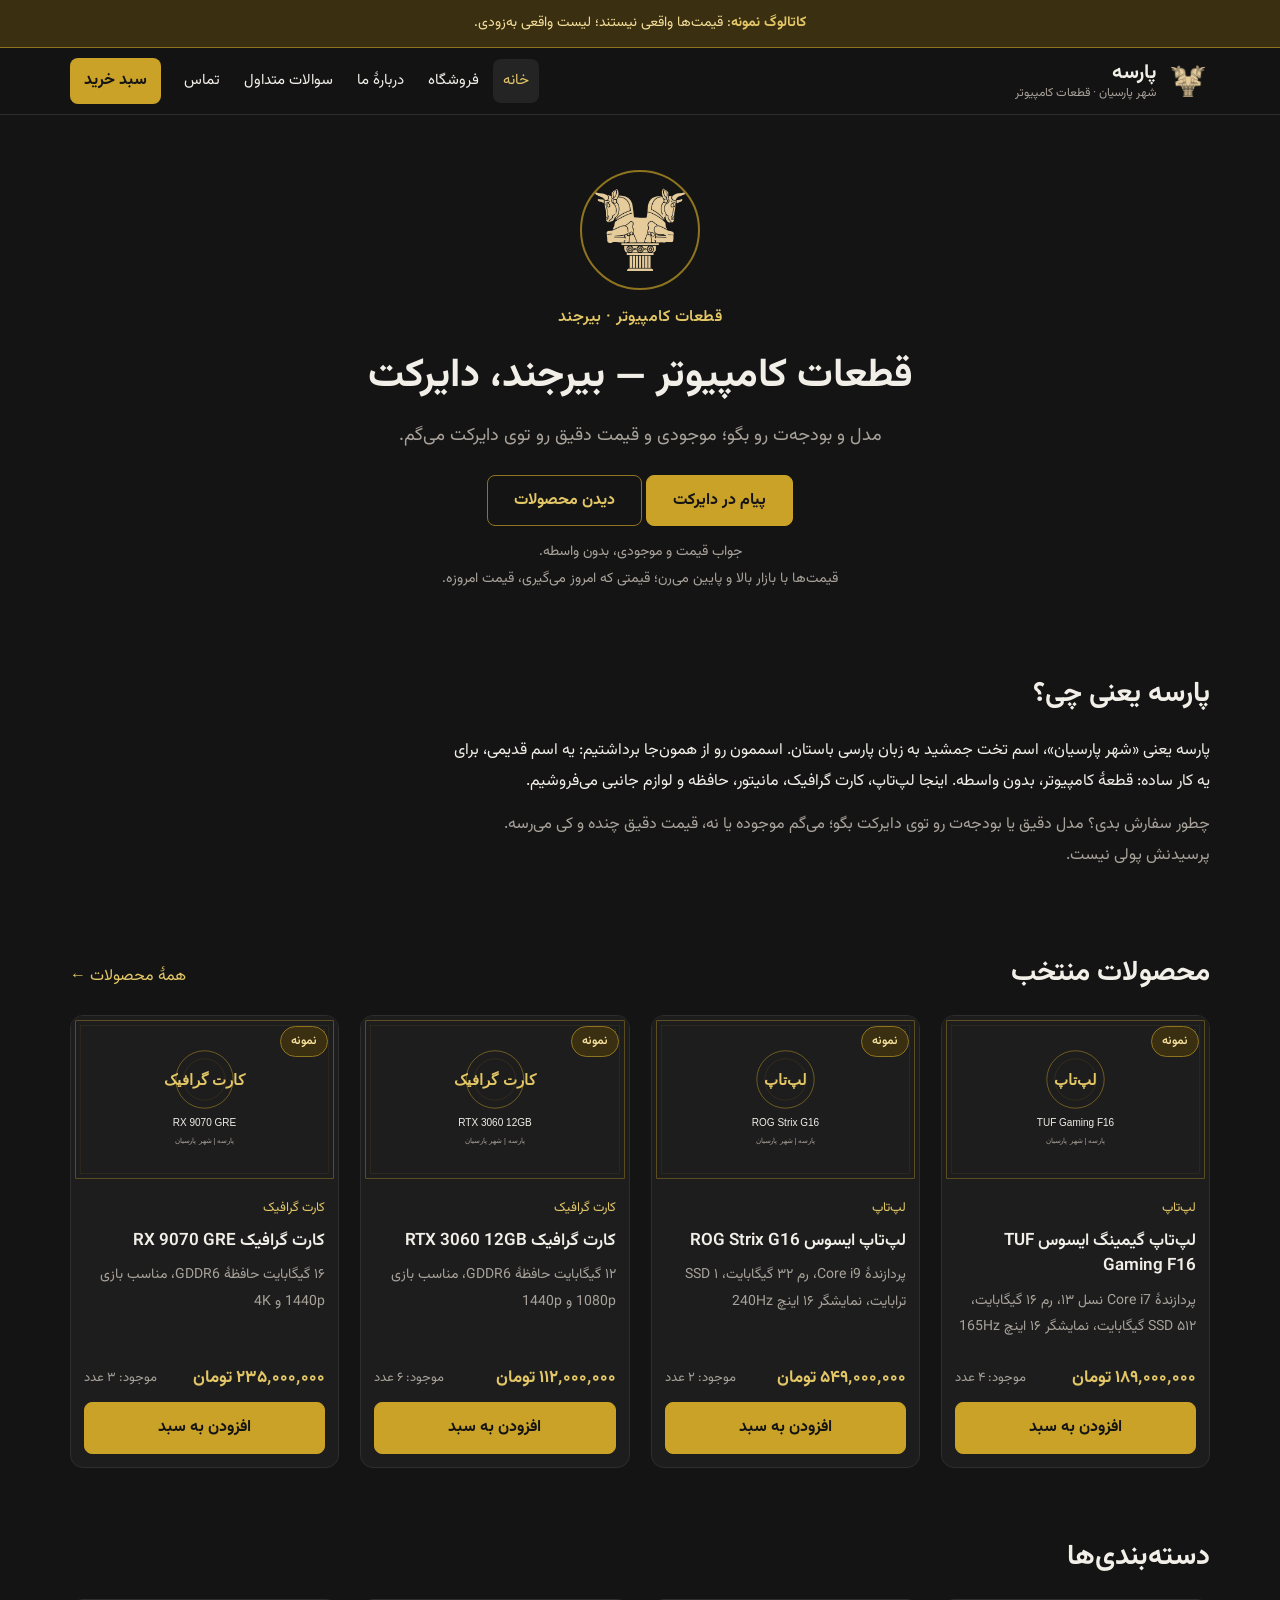
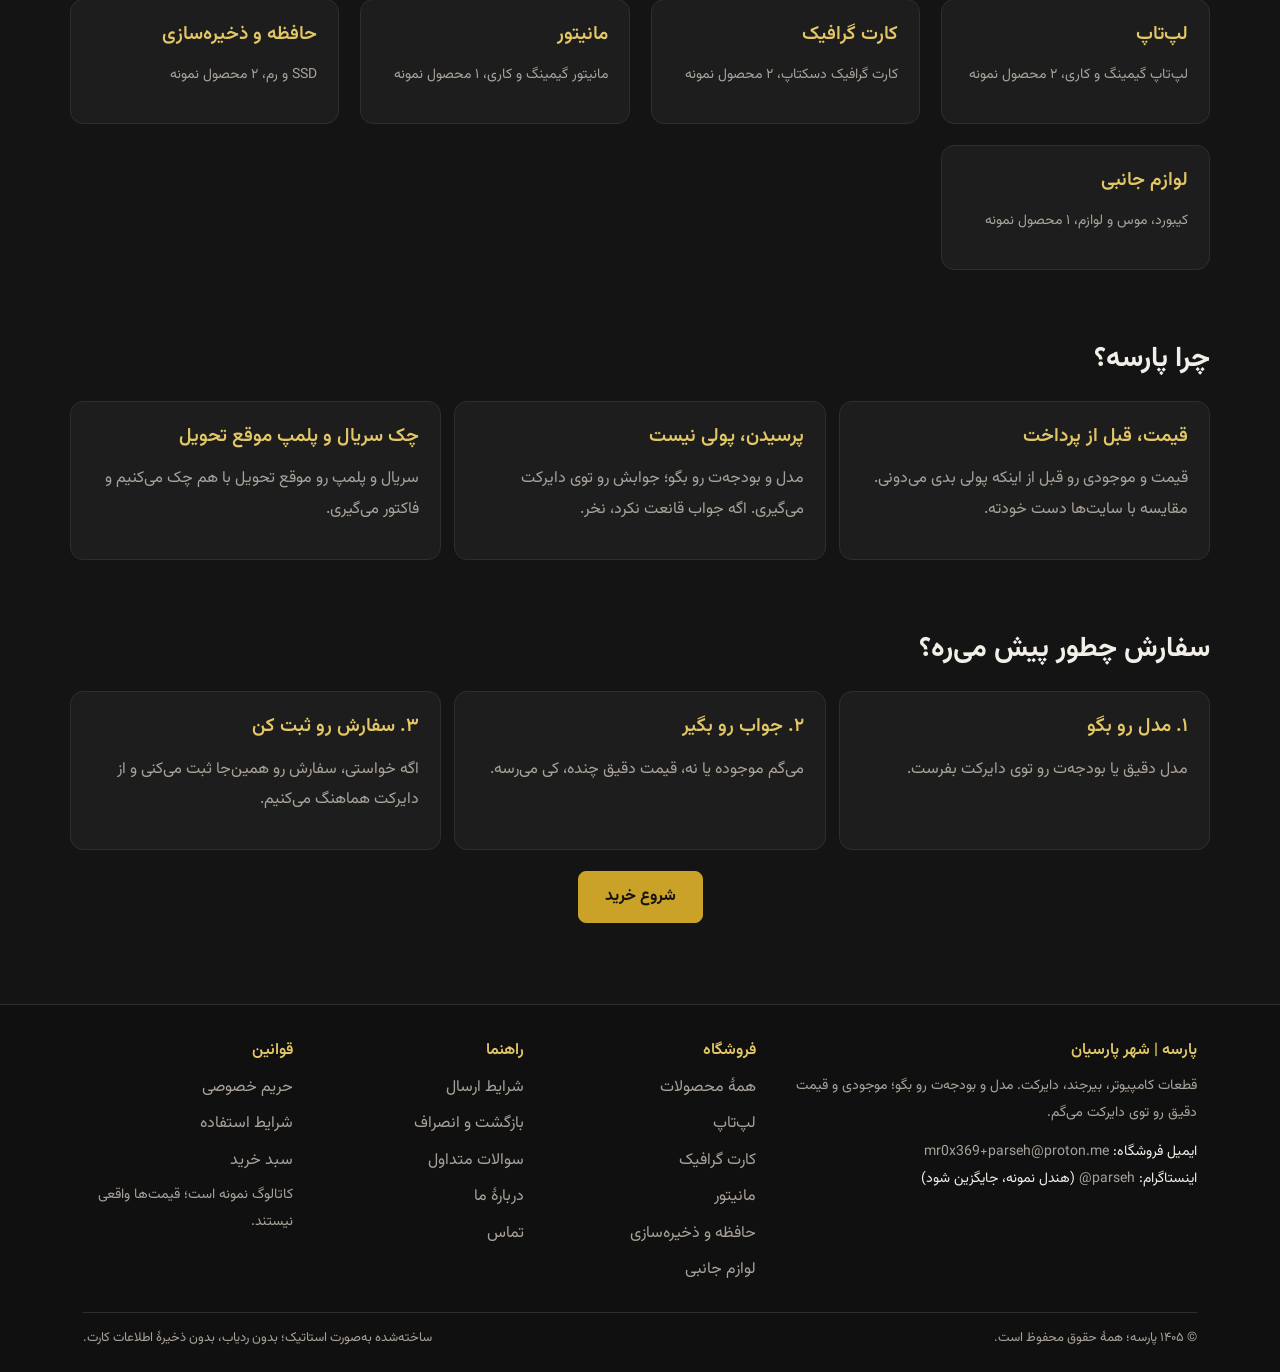
<file: index.html>
<!DOCTYPE html>
<html lang="fa" dir="rtl">
<head>
<meta charset="utf-8">
<meta name="viewport" content="width=device-width, initial-scale=1">
<title>پارسه | قطعات کامپیوتر — بیرجند، دایرکت</title>
<meta name="description" content="پارسه | شهر پارسیان. قطعات کامپیوتر در بیرجند؛ مدل و بودجه‌ت رو بگو، موجودی و قیمت دقیق رو توی دایرکت می‌گم. کاتالوگ نمونه است؛ قیمت‌ها واقعی نیستند و لیست واقعی به‌زودی می‌آید.">
<meta property="og:title" content="پارسه | قطعات کامپیوتر — بیرجند، دایرکت">
<meta property="og:description" content="مدل و بودجه‌ت رو بگو؛ موجودی و قیمت دقیق رو توی دایرکت می‌گم. کاتالوگ نمونه است و قیمت‌ها واقعی نیستند.">
<meta property="og:type" content="website">
<meta property="og:image" content="assets/img/logo.png">
<link rel="icon" href="assets/img/logo.png">
<link rel="stylesheet" href="assets/css/style.css">
<script type="application/ld+json">
{"@context":"https://schema.org","@type":"Organization","name":"پارسه","alternateName":"Parseh","description":"فروشگاه قطعات کامپیوتر در بیرجند. کاتالوگ نمونه است؛ قیمت‌ها واقعی نیستند و لیست واقعی به‌زودی می‌آید.","email":"mr0x369+parseh@proton.me","address":{"@type":"PostalAddress","addressLocality":"بیرجند","addressCountry":"IR"}}
</script>
</head>
<body>
<a class="skip-link" href="#main">پرش به محتوا</a>
<div class="demo-banner"><strong>کاتالوگ نمونه</strong>: قیمت‌ها واقعی نیستند؛ لیست واقعی به‌زودی.</div>
<header class="site-header" id="site-header"></header>
<main id="main">
  <section class="hero container">
    <img class="hero-logo" src="assets/img/logo.png" alt="لوگوی پارسه، سرستون تخت جمشید" width="120" height="120">
    <p class="eyebrow">قطعات کامپیوتر · بیرجند</p>
    <h1>قطعات کامپیوتر — بیرجند، دایرکت</h1>
    <p class="sub">مدل و بودجه‌ت رو بگو؛ موجودی و قیمت دقیق رو توی دایرکت می‌گم.</p>
    <p>
      <a class="btn" href="https://ig.me/m/parseh">پیام در دایرکت</a>
      <a class="btn btn-ghost" href="shop.html">دیدن محصولات</a>
    </p>
    <p class="hero-note">جواب قیمت و موجودی، بدون واسطه.<br>قیمت‌ها با بازار بالا و پایین می‌رن؛ قیمتی که امروز می‌گیری، قیمت امروزه.</p>
  </section>

  <section class="section container">
    <div class="section-head"><h2>پارسه یعنی چی؟</h2></div>
    <p class="prose">پارسه یعنی «شهر پارسیان»، اسم تخت جمشید به زبان پارسی باستان. اسممون رو از همون‌جا برداشتیم: یه اسم قدیمی، برای یه کار ساده: قطعهٔ کامپیوتر، بدون واسطه. اینجا لپ‌تاپ، کارت گرافیک، مانیتور، حافظه و لوازم جانبی می‌فروشیم.</p>
    <p class="prose muted">چطور سفارش بدی؟ مدل دقیق یا بودجه‌ت رو توی دایرکت بگو؛ می‌گم موجوده یا نه، قیمت دقیق چنده و کی می‌رسه. پرسیدنش پولی نیست.</p>
  </section>

  <section class="section container">
    <div class="section-head"><h2>محصولات منتخب</h2><a href="shop.html">همهٔ محصولات ←</a></div>
    <div class="grid" id="featured-grid"><p class="muted">در حال بارگذاری محصولات…</p></div>
  </section>

  <section class="section container">
    <div class="section-head"><h2>دسته‌بندی‌ها</h2></div>
    <div class="grid" id="category-grid"></div>
  </section>

  <section class="section container">
    <div class="section-head"><h2>چرا پارسه؟</h2></div>
    <div class="why">
      <div class="why-item"><h3>قیمت، قبل از پرداخت</h3><p class="muted">قیمت و موجودی رو قبل از اینکه پولی بدی می‌دونی. مقایسه با سایت‌ها دست خودته.</p></div>
      <div class="why-item"><h3>پرسیدن، پولی نیست</h3><p class="muted">مدل و بودجه‌ت رو بگو؛ جوابش رو توی دایرکت می‌گیری. اگه جواب قانعت نکرد، نخر.</p></div>
      <div class="why-item"><h3>چک سریال و پلمپ موقع تحویل</h3><p class="muted">سریال و پلمپ رو موقع تحویل با هم چک می‌کنیم و فاکتور می‌گیری.</p></div>
    </div>
  </section>

  <section class="section container">
    <div class="section-head"><h2>سفارش چطور پیش می‌ره؟</h2></div>
    <div class="why">
      <div class="why-item"><h3>۱. مدل رو بگو</h3><p class="muted">مدل دقیق یا بودجه‌ت رو توی دایرکت بفرست.</p></div>
      <div class="why-item"><h3>۲. جواب رو بگیر</h3><p class="muted">می‌گم موجوده یا نه، قیمت دقیق چنده، کی می‌رسه.</p></div>
      <div class="why-item"><h3>۳. سفارش رو ثبت کن</h3><p class="muted">اگه خواستی، سفارش رو همین‌جا ثبت می‌کنی و از دایرکت هماهنگ می‌کنیم.</p></div>
    </div>
    <p style="text-align:center;margin-top:21px"><a class="btn" href="shop.html">شروع خرید</a></p>
  </section>
</main>
<footer class="site-footer" id="site-footer"></footer>
<script src="assets/js/cart.js"></script>
<script src="assets/js/app.js"></script>
<script>
document.addEventListener('DOMContentLoaded', function () {
  Parseh.loadJSON('products.json').then(function (data) {
    var cats = {};
    data.categories.forEach(function (c) { cats[c.id] = c; });
    var grid = document.getElementById('featured-grid');
    grid.innerHTML = data.products.slice(0, 4).map(function (p) {
      return Parseh.productCard(p, (cats[p.category] || {}).name || '');
    }).join('');
    document.getElementById('category-grid').innerHTML = data.categories.map(function (c) {
      var n = data.products.filter(function (p) { return p.category === c.id; }).length;
      return '<a class="card" href="shop.html?cat=' + encodeURIComponent(c.id) + '" style="padding:21px;text-decoration:none">' +
        '<h3 style="color:var(--gold-light)">' + Parseh.escapeHtml(c.name) + '</h3>' +
        '<p class="muted small">' + Parseh.escapeHtml(c.description) + '، ' + Number(n).toLocaleString('fa-IR') + ' محصول نمونه</p></a>';
    }).join('');
  }).catch(function () {
    document.getElementById('featured-grid').innerHTML = '<p class="empty">محصولات بارگذاری نشدند؛ صفحه را دوباره بارگذاری کنید.</p>';
  });
});
</script>
</body>
</html>
</file>
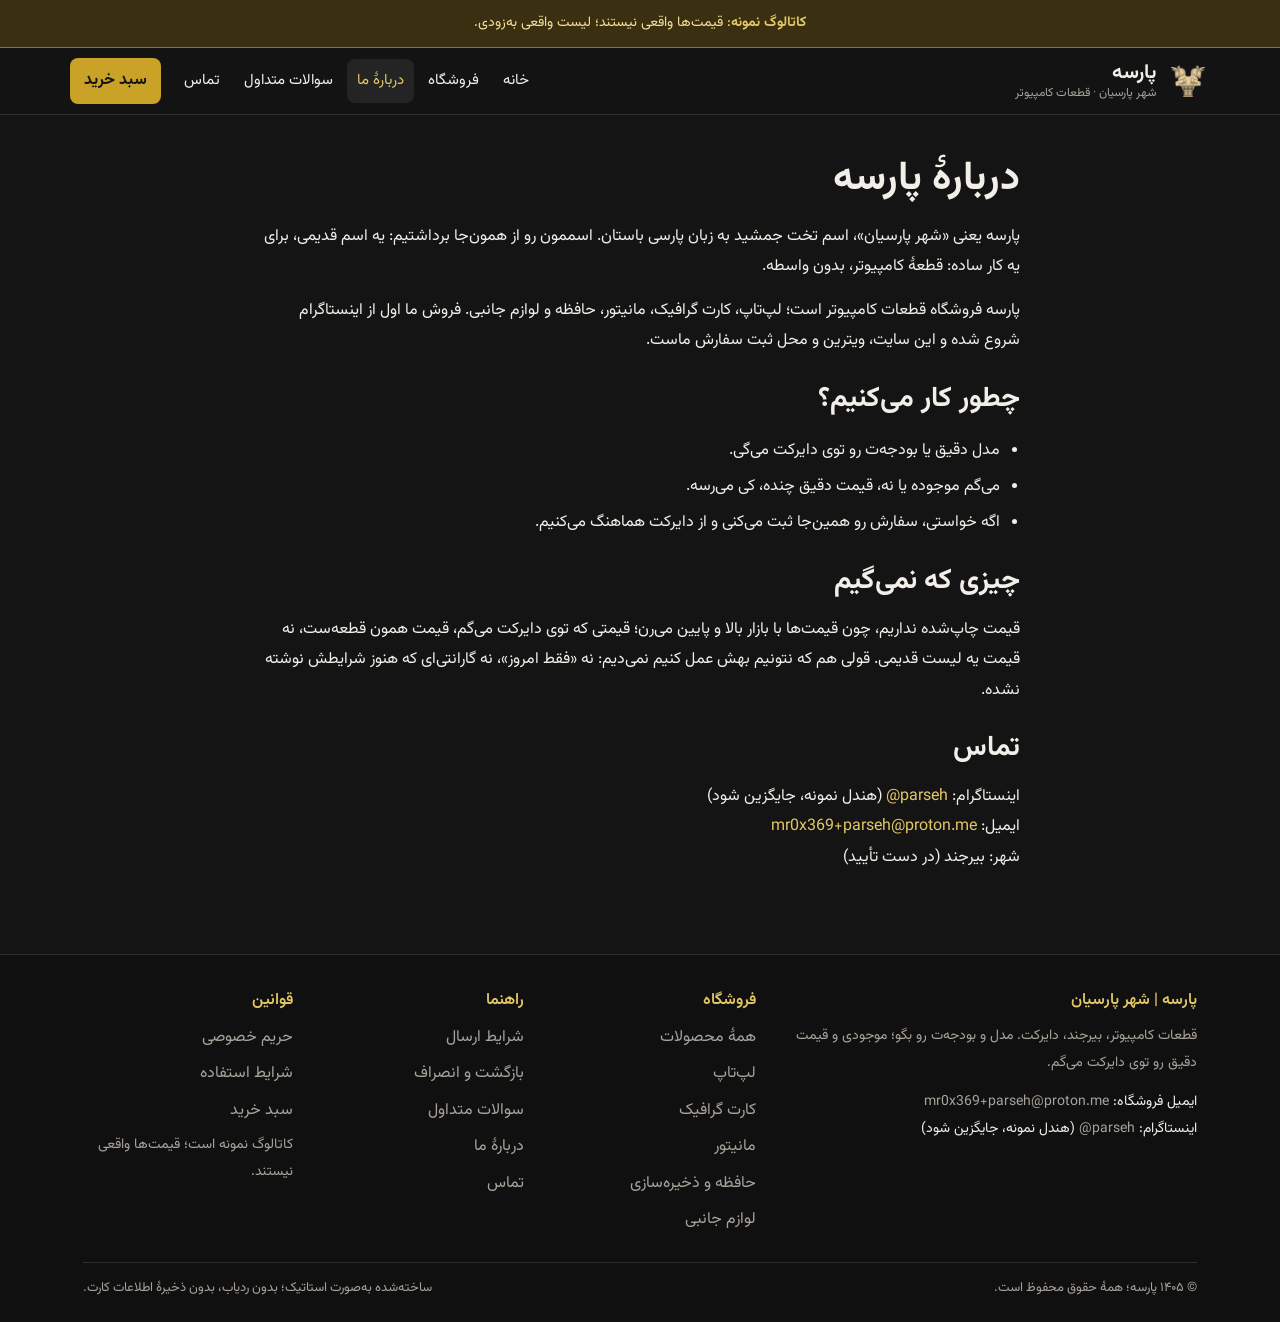
<file: about.html>
<!DOCTYPE html>
<html lang="fa" dir="rtl">
<head>
<meta charset="utf-8">
<meta name="viewport" content="width=device-width, initial-scale=1">
<title>دربارهٔ ما | پارسه</title>
<meta name="description" content="پارسه یعنی شهر پارسیان، فروشگاه قطعات کامپیوتر در بیرجند.">
<link rel="icon" href="assets/img/logo.png">
<link rel="stylesheet" href="assets/css/style.css">
</head>
<body>
<a class="skip-link" href="#main">پرش به محتوا</a>
<div class="demo-banner"><strong>کاتالوگ نمونه</strong>: قیمت‌ها واقعی نیستند؛ لیست واقعی به‌زودی.</div>
<header class="site-header" id="site-header"></header>
<main id="main" class="section container prose">
  <h1>دربارهٔ پارسه</h1>
  <p>پارسه یعنی «شهر پارسیان»، اسم تخت جمشید به زبان پارسی باستان. اسممون رو از همون‌جا برداشتیم: یه اسم قدیمی، برای یه کار ساده: قطعهٔ کامپیوتر، بدون واسطه.</p>
  <p>پارسه فروشگاه قطعات کامپیوتر است؛ لپ‌تاپ، کارت گرافیک، مانیتور، حافظه و لوازم جانبی. فروش ما اول از اینستاگرام شروع شده و این سایت، ویترین و محل ثبت سفارش ماست.</p>
  <h2>چطور کار می‌کنیم؟</h2>
  <ul>
    <li>مدل دقیق یا بودجه‌ت رو توی دایرکت می‌گی.</li>
    <li>می‌گم موجوده یا نه، قیمت دقیق چنده، کی می‌رسه.</li>
    <li>اگه خواستی، سفارش رو همین‌جا ثبت می‌کنی و از دایرکت هماهنگ می‌کنیم.</li>
  </ul>
  <h2>چیزی که نمی‌گیم</h2>
  <p>قیمت چاپ‌شده نداریم، چون قیمت‌ها با بازار بالا و پایین می‌رن؛ قیمتی که توی دایرکت می‌گم، قیمت همون قطعه‌ست، نه قیمت یه لیست قدیمی. قولی هم که نتونیم بهش عمل کنیم نمی‌دیم: نه «فقط امروز»، نه گارانتی‌ای که هنوز شرایطش نوشته نشده.</p>
  <h2>تماس</h2>
  <p>اینستاگرام: <a href="https://instagram.com/parseh" dir="ltr">@parseh</a> (هندل نمونه، جایگزین شود)<br>
  ایمیل: <a href="mailto:mr0x369+parseh@proton.me" dir="ltr">mr0x369+parseh@proton.me</a><br>
  شهر: بیرجند (در دست تأیید)</p>
</main>
<footer class="site-footer" id="site-footer"></footer>
<script src="assets/js/cart.js"></script>
<script src="assets/js/app.js"></script>
</body>
</html>
</file>
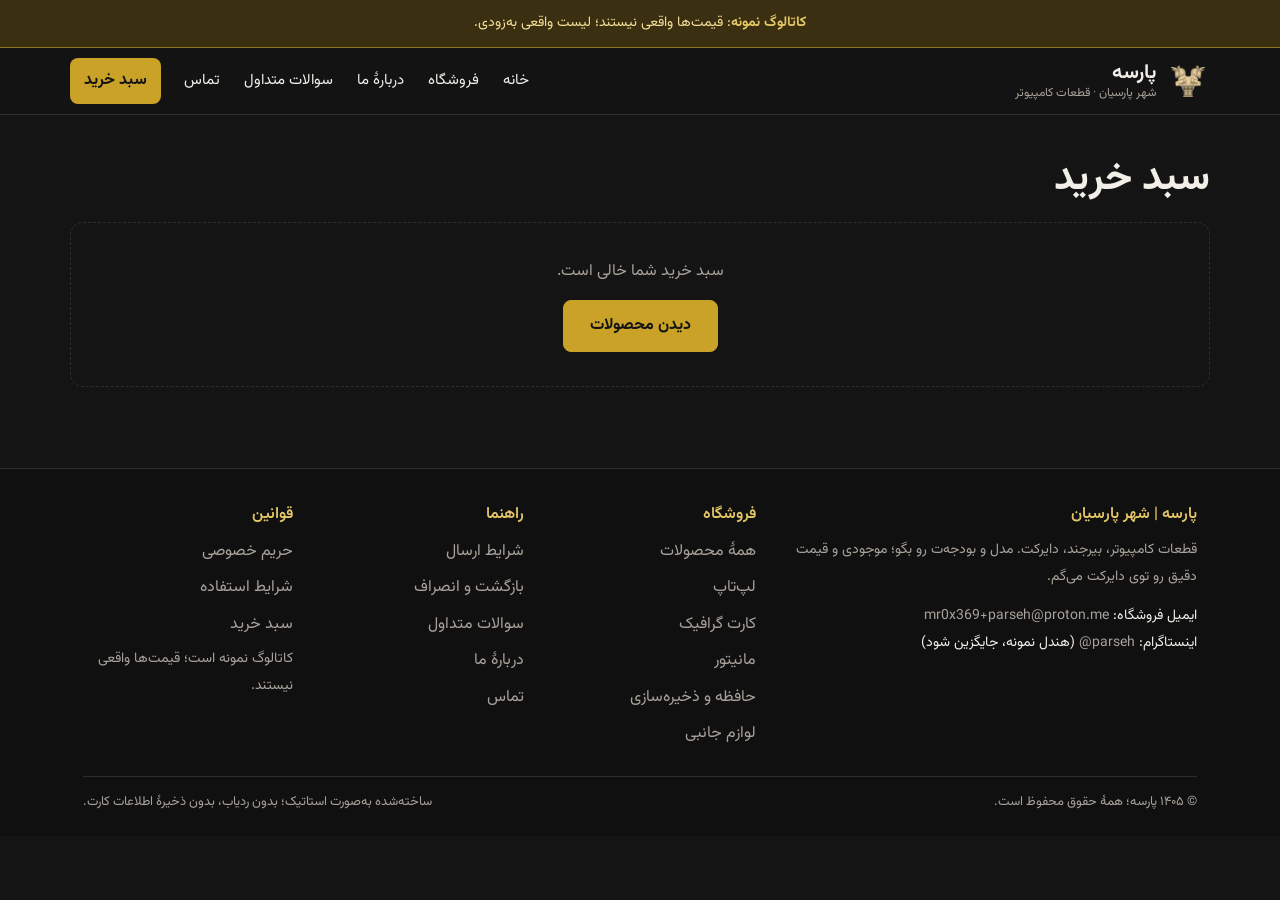
<file: cart.html>
<!DOCTYPE html>
<html lang="fa" dir="rtl">
<head>
<meta charset="utf-8">
<meta name="viewport" content="width=device-width, initial-scale=1">
<title>سبد خرید | پارسه</title>
<meta name="description" content="سبد خرید پارسه: اقلام انتخابی، جمع و هزینهٔ ارسال.">
<link rel="icon" href="assets/img/logo.png">
<link rel="stylesheet" href="assets/css/style.css">
</head>
<body>
<a class="skip-link" href="#main">پرش به محتوا</a>
<div class="demo-banner"><strong>کاتالوگ نمونه</strong>: قیمت‌ها واقعی نیستند؛ لیست واقعی به‌زودی.</div>
<header class="site-header" id="site-header"></header>
<main id="main" class="section container">
  <h1>سبد خرید</h1>
  <div id="cart-host"><p class="muted">در حال بارگذاری سبد…</p></div>
</main>
<footer class="site-footer" id="site-footer"></footer>
<script src="assets/js/cart.js"></script>
<script src="assets/js/app.js"></script>
<script>
document.addEventListener('DOMContentLoaded', function () {
  var host = document.getElementById('cart-host');
  Parseh.loadJSON('products.json').then(function (data) {
    var bySku = {};
    data.products.forEach(function (p) { bySku[p.sku] = p; });
    function render() {
      var items = ParsehCart.read();
      if (!items.length) {
        host.innerHTML = '<p class="empty">سبد خرید شما خالی است.<br><a class="btn" href="shop.html" style="margin-top:13px">دیدن محصولات</a></p>';
        Parseh.updateCartBadge();
        return;
      }
      var rows = items.map(function (line) {
        var p = bySku[line.sku];
        if (!p) return '';
        return '<tr><td><div class="cart-item"><img src="' + Parseh.escapeHtml(p.image) + '" alt="">' +
          '<div><a href="product.html?sku=' + encodeURIComponent(p.sku) + '">' + Parseh.escapeHtml(p.name) + '</a>' +
          '<div class="small muted"><span dir="ltr">' + Parseh.escapeHtml(p.sku) + '</span> · نمونه</div></div></div></td>' +
          '<td>' + Parseh.escapeHtml(ParsehCart.formatToman(p.price_toman)) + '</td>' +
          '<td><button class="qty-btn" data-dec="' + Parseh.escapeHtml(p.sku) + '" aria-label="کمتر">−</button> ' +
          '<span class="qty-val">' + Number(line.qty).toLocaleString('fa-IR') + '</span> ' +
          '<button class="qty-btn" data-inc="' + Parseh.escapeHtml(p.sku) + '" data-max="' + p.stock + '" aria-label="بیشتر">+</button></td>' +
          '<td>' + Parseh.escapeHtml(ParsehCart.formatToman(p.price_toman * line.qty)) + '</td>' +
          '<td><button class="link-danger" data-remove="' + Parseh.escapeHtml(p.sku) + '">حذف</button></td></tr>';
      }).join('');
      var t = ParsehCart.totals(items, data.products, data.meta.shipping);
      host.innerHTML =
        '<table class="cart-table"><thead><tr><th>محصول</th><th>قیمت واحد</th><th>تعداد</th><th>جمع</th><th></th></tr></thead><tbody>' + rows + '</tbody></table>' +
        '<div class="totals">' +
        '<div class="row"><span>جمع اقلام</span><span>' + Parseh.escapeHtml(ParsehCart.formatToman(t.subtotal)) + '</span></div>' +
        '<div class="row"><span>هزینهٔ ارسال</span><span>' + (t.shipping === 0 ? 'رایگان' : Parseh.escapeHtml(ParsehCart.formatToman(t.shipping))) + '</span></div>' +
        '<div class="row total"><span>مبلغ نهایی</span><span>' + Parseh.escapeHtml(ParsehCart.formatToman(t.total)) + '</span></div>' +
        '<p class="small muted">قانون ارسال نمونه است: ۱۵۰٬۰۰۰ تومان، رایگان برای سفارش‌های بالای ۱۰٬۰۰۰٬۰۰۰ تومان. با اعلام مالک تغییر می‌کند.</p>' +
        '<p><a class="btn btn-block" href="checkout.html">ادامه و ثبت سفارش</a></p>' +
        '<p><button class="link-danger" id="clear-cart">خالی‌کردن سبد</button></p>' +
        '</div>';
      host.querySelectorAll('[data-inc]').forEach(function (b) {
        b.addEventListener('click', function () {
          var cur = ParsehCart.read().filter(function (i) { return i.sku === b.getAttribute('data-inc'); })[0];
          ParsehCart.setQty(b.getAttribute('data-inc'), (cur ? cur.qty : 0) + 1, parseInt(b.getAttribute('data-max'), 10));
          render();
        });
      });
      host.querySelectorAll('[data-dec]').forEach(function (b) {
        b.addEventListener('click', function () {
          var cur = ParsehCart.read().filter(function (i) { return i.sku === b.getAttribute('data-dec'); })[0];
          ParsehCart.setQty(b.getAttribute('data-dec'), (cur ? cur.qty : 0) - 1, 99);
          render();
        });
      });
      host.querySelectorAll('[data-remove]').forEach(function (b) {
        b.addEventListener('click', function () { ParsehCart.remove(b.getAttribute('data-remove')); render(); });
      });
      var clearBtn = document.getElementById('clear-cart');
      if (clearBtn) clearBtn.addEventListener('click', function () { ParsehCart.clear(); render(); });
      Parseh.updateCartBadge();
    }
    render();
  }).catch(function () {
    host.innerHTML = '<p class="empty">سبد بارگذاری نشد؛ صفحه را دوباره بارگذاری کنید.</p>';
  });
});
</script>
</body>
</html>
</file>
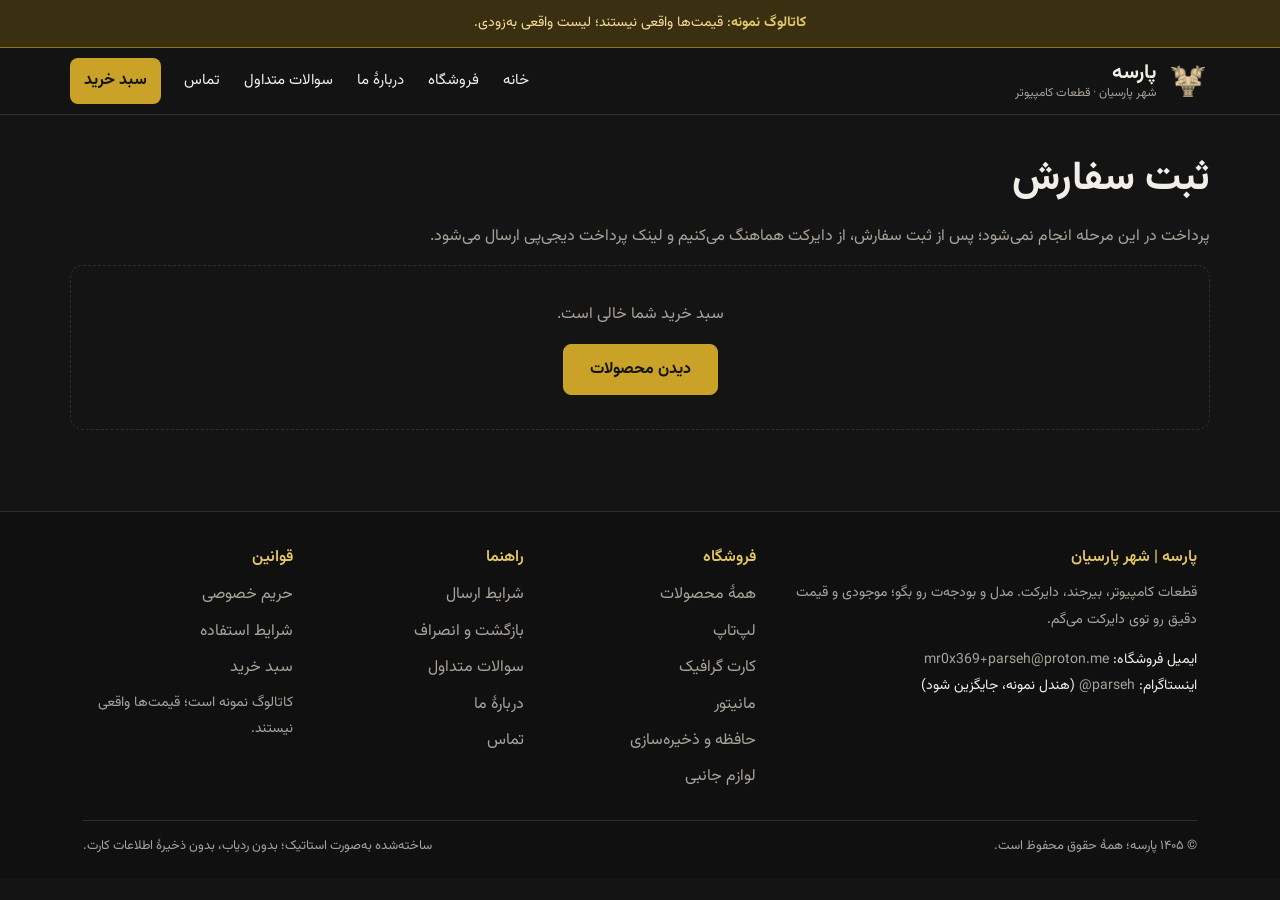
<file: checkout.html>
<!DOCTYPE html>
<html lang="fa" dir="rtl">
<head>
<meta charset="utf-8">
<meta name="viewport" content="width=device-width, initial-scale=1">
<title>ثبت سفارش | پارسه</title>
<meta name="description" content="ثبت سفارش در پارسه: اطلاعات تماس و ارسال. پرداخت در این مرحله انجام نمی‌شود.">
<link rel="icon" href="assets/img/logo.png">
<link rel="stylesheet" href="assets/css/style.css">
</head>
<body>
<a class="skip-link" href="#main">پرش به محتوا</a>
<div class="demo-banner"><strong>کاتالوگ نمونه</strong>: قیمت‌ها واقعی نیستند؛ لیست واقعی به‌زودی.</div>
<header class="site-header" id="site-header"></header>
<main id="main" class="section container">
  <h1>ثبت سفارش</h1>
  <p class="muted">پرداخت در این مرحله انجام نمی‌شود؛ پس از ثبت سفارش، از دایرکت هماهنگ می‌کنیم و لینک پرداخت دیجی‌پی ارسال می‌شود.</p>
  <div id="checkout-host"><p class="muted">در حال بارگذاری…</p></div>
</main>
<footer class="site-footer" id="site-footer"></footer>
<script src="assets/js/cart.js"></script>
<script src="assets/js/app.js"></script>
<script>
document.addEventListener('DOMContentLoaded', function () {
  var host = document.getElementById('checkout-host');
  Parseh.loadJSON('products.json').then(function (data) {
    var bySku = {};
    data.products.forEach(function (p) { bySku[p.sku] = p; });
    var items = ParsehCart.read();
    if (!items.length) {
      host.innerHTML = '<p class="empty">سبد خرید شما خالی است.<br><a class="btn" href="shop.html" style="margin-top:13px">دیدن محصولات</a></p>';
      return;
    }
    var t = ParsehCart.totals(items, data.products, data.meta.shipping);
    var lines = items.map(function (line) {
      var p = bySku[line.sku];
      return p ? '<div class="row"><span>' + Parseh.escapeHtml(p.name) + ' × ' + Number(line.qty).toLocaleString('fa-IR') + '</span><span>' + Parseh.escapeHtml(ParsehCart.formatToman(p.price_toman * line.qty)) + '</span></div>' : '';
    }).join('');
    host.innerHTML =
      '<div class="order-summary"><h2 style="font-size:19px">خلاصهٔ سفارش</h2>' + lines +
      '<div class="row"><span>جمع اقلام</span><span>' + Parseh.escapeHtml(ParsehCart.formatToman(t.subtotal)) + '</span></div>' +
      '<div class="row"><span>هزینهٔ ارسال</span><span id="sum-shipping">' + (t.shipping === 0 ? 'رایگان' : Parseh.escapeHtml(ParsehCart.formatToman(t.shipping))) + '</span></div>' +
      '<div class="row total"><span>مبلغ نهایی</span><span id="sum-total">' + Parseh.escapeHtml(ParsehCart.formatToman(t.total)) + '</span></div></div>' +
      '<form class="form" id="order-form" novalidate>' +
      '<div class="field" id="f-name"><label for="name">نام و نام خانوادگی *</label>' +
      '<input id="name" name="name" type="text" autocomplete="name" placeholder="نام کامل شما">' +
      '<p class="error">نام را کامل بنویسید (حداقل ۲ حرف).</p></div>' +
      '<div class="field" id="f-phone"><label for="phone">شماره موبایل *</label>' +
      '<input id="phone" name="phone" type="tel" dir="ltr" style="text-align:right" autocomplete="tel" placeholder="09xxxxxxxxx">' +
      '<p class="hint">فقط شمارهٔ موبایل ۱۱ رقمی با ۰۹ شروع شود.</p><p class="error">شمارهٔ موبایل معتبر نیست؛ ۱۱ رقم با ۰۹ بنویسید.</p></div>' +
      '<div class="field" id="f-city"><label for="city">شهر *</label>' +
      '<input id="city" name="city" type="text" autocomplete="address-level2" placeholder="مثلاً بیرجند">' +
      '<p class="error">شهر را بنویسید.</p></div>' +
      '<div class="field" id="f-address"><label for="address">آدرس کامل *</label>' +
      '<textarea id="address" name="address" rows="3" placeholder="خیابان، کوچه، پلاک، واحد"></textarea>' +
      '<p class="error">آدرس کامل را بنویسید (حداقل ۱۰ حرف).</p></div>' +
      '<div class="field" id="f-shipping"><label>روش ارسال *</label><div class="radio-group">' +
      '<label class="radio-card"><input type="radio" name="shipping" value="post"> ارسال پستی: ۱۵۰٬۰۰۰ تومان</label>' +
      '<label class="radio-card"><input type="radio" name="shipping" value="pickup"> تحویل حضوری در بیرجند: رایگان</label>' +
      '</div><p class="error">یک روش ارسال انتخاب کنید.</p></div>' +
      '<div class="field"><label for="note">توضیحات (اختیاری)</label>' +
      '<textarea id="note" name="note" rows="2" placeholder="اگر نکته‌ای هست، اینجا بنویسید"></textarea></div>' +
      '<p class="error" id="form-error" style="display:none">همهٔ فیلدهای ستاره‌دار را کامل کنید.</p>' +
      '<button class="btn btn-block" type="submit">ثبت سفارش</button>' +
      '<p class="small muted" style="margin-top:13px">با ثبت سفارش، اطلاعات شما فقط برای پیگیری همین سفارش استفاده می‌شود. جزئیات در <a href="privacy.html">حریم خصوصی</a>.</p>' +
      '</form>';

    var form = document.getElementById('order-form');
    function refreshSummary() {
      var ship = form.querySelector('input[name="shipping"]:checked');
      var fee = !ship ? t.shipping : (ship.value === 'pickup' ? 0 : t.shipping);
      document.getElementById('sum-shipping').textContent = fee === 0 ? 'رایگان' : ParsehCart.formatToman(fee);
      document.getElementById('sum-total').textContent = ParsehCart.formatToman(t.subtotal + fee);
    }
    form.querySelectorAll('input[name="shipping"]').forEach(function (r) {
      r.addEventListener('change', refreshSummary);
    });
    function mark(id, bad) { document.getElementById(id).classList.toggle('invalid', bad); return !bad; }
    form.addEventListener('submit', function (e) {
      e.preventDefault();
      var name = document.getElementById('name').value.trim();
      var phone = document.getElementById('phone').value.replace(/[\s-]/g, '').trim();
      var city = document.getElementById('city').value.trim();
      var address = document.getElementById('address').value.trim();
      var ship = form.querySelector('input[name="shipping"]:checked');
      var ok = true;
      ok = mark('f-name', name.length < 2) && ok;
      ok = mark('f-phone', !/^09\d{9}$/.test(phone)) && ok;
      ok = mark('f-city', city.length < 2) && ok;
      ok = mark('f-address', address.length < 10) && ok;
      ok = mark('f-shipping', !ship) && ok;
      document.getElementById('form-error').style.display = ok ? 'none' : 'block';
      if (!ok) return;
      /* pickup = no shipping fee; post = the flat sample fee (free above the threshold already in totals) */
      var shippingFee = ship.value === 'pickup' ? 0 : t.shipping;
      var order = {
        id: ParsehCart.newOrderId(),
        created_at: new Date().toISOString(),
        customer: { name: name, phone: phone, city: city, address: address },
        shipping_method: ship.value,
        note: document.getElementById('note').value.trim(),
        items: items.map(function (line) {
          var p = bySku[line.sku];
          return { sku: line.sku, name: p ? p.name : line.sku, qty: line.qty, price_toman: p ? p.price_toman : 0 };
        }),
        subtotal_toman: t.subtotal,
        shipping_toman: shippingFee,
        total_toman: t.subtotal + shippingFee,
        demo: true
      };
      ParsehCart.saveOrder(order);
      ParsehCart.clear();
      Parseh.updateCartBadge();
      location.href = 'confirmation.html?order=' + encodeURIComponent(order.id);
    });
  }).catch(function () {
    host.innerHTML = '<p class="empty">سفارش بارگذاری نشد؛ صفحه را دوباره بارگذاری کنید.</p>';
  });
});
</script>
</body>
</html>
</file>
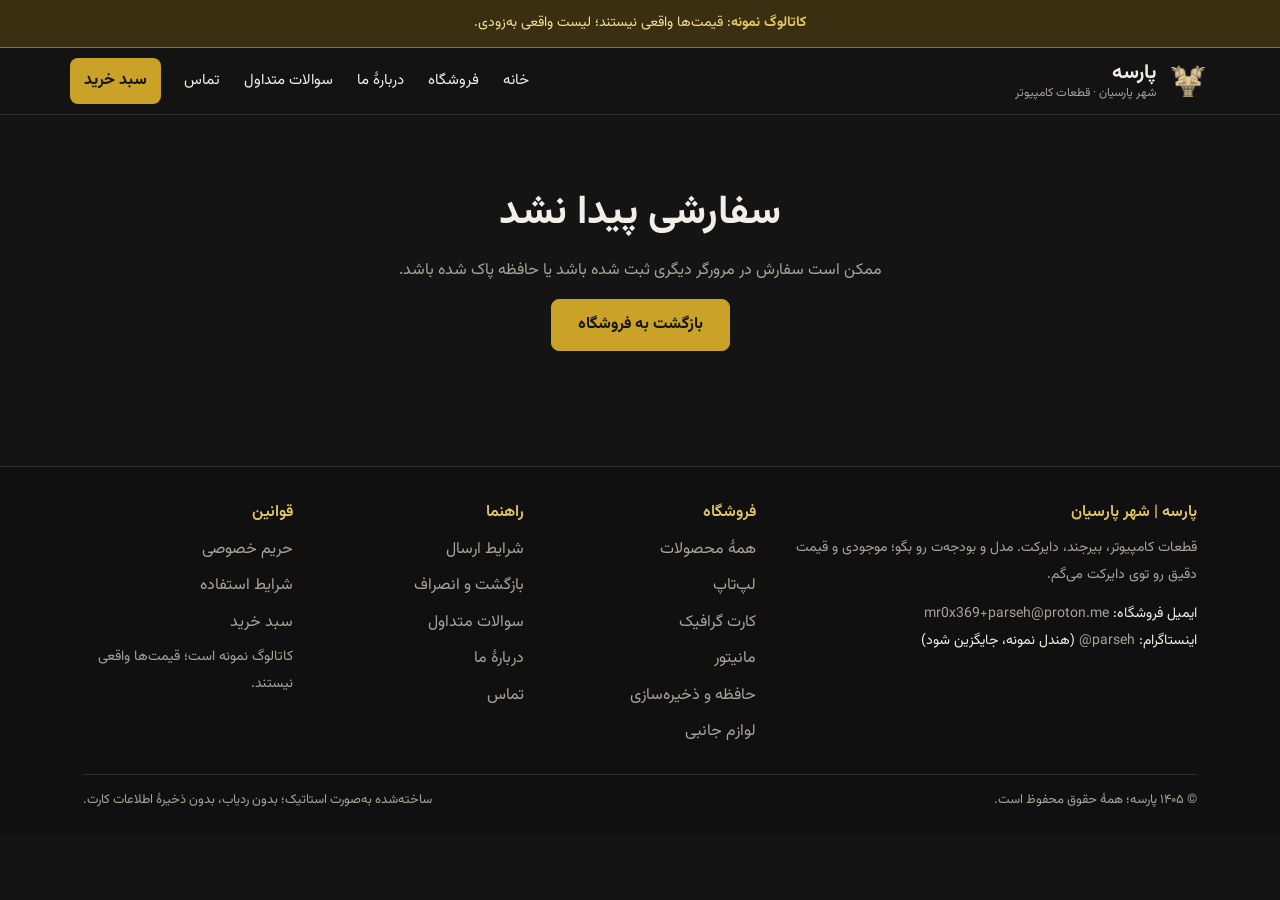
<file: confirmation.html>
<!DOCTYPE html>
<html lang="fa" dir="rtl">
<head>
<meta charset="utf-8">
<meta name="viewport" content="width=device-width, initial-scale=1">
<title>سفارش ثبت شد | پارسه</title>
<meta name="description" content="سفارش شما در پارسه ثبت شد؛ برای هماهنگی پرداخت و ارسال، از دایرکت پیام بدهید.">
<link rel="icon" href="assets/img/logo.png">
<link rel="stylesheet" href="assets/css/style.css">
</head>
<body>
<a class="skip-link" href="#main">پرش به محتوا</a>
<div class="demo-banner"><strong>کاتالوگ نمونه</strong>: قیمت‌ها واقعی نیستند؛ لیست واقعی به‌زودی.</div>
<header class="site-header" id="site-header"></header>
<main id="main" class="section container">
  <div id="confirm-host"><p class="muted">در حال بارگذاری سفارش…</p></div>
</main>
<footer class="site-footer" id="site-footer"></footer>
<script src="assets/js/cart.js"></script>
<script src="assets/js/app.js"></script>
<script>
document.addEventListener('DOMContentLoaded', function () {
  var host = document.getElementById('confirm-host');
  var id = new URLSearchParams(location.search).get('order');
  var order = id ? ParsehCart.getOrder(id) : null;
  if (!order) {
    host.innerHTML = '<div class="confirm-box"><h1>سفارشی پیدا نشد</h1>' +
      '<p class="muted">ممکن است سفارش در مرورگر دیگری ثبت شده باشد یا حافظه پاک شده باشد.</p>' +
      '<p><a class="btn" href="shop.html">بازگشت به فروشگاه</a></p></div>';
    return;
  }
  var lines = order.items.map(function (it) {
    return it.name + ' × ' + Number(it.qty).toLocaleString('fa-IR') + ': ' + ParsehCart.formatToman(it.price_toman * it.qty);
  }).join('\n');
  var dmText = 'سلام، سفارش جدید در سایت پارسه ثبت کردم.\n' +
    'شمارهٔ سفارش: ' + order.id + '\n' +
    'نام: ' + order.customer.name + '\n' +
    'شهر: ' + order.customer.city + '\n' +
    'روش ارسال: ' + (order.shipping_method === 'pickup' ? 'تحویل حضوری در بیرجند' : 'ارسال پستی') + '\n' +
    'اقلام:\n' + lines + '\n' +
    'مبلغ نهایی: ' + ParsehCart.formatToman(order.total_toman) + '\n' +
    'لطفاً برای پرداخت و زمان تحویل راهنمایی کنید.';
  var rows = order.items.map(function (it) {
    return '<div class="row"><span>' + Parseh.escapeHtml(it.name) + ' × ' + Number(it.qty).toLocaleString('fa-IR') + '</span><span>' + Parseh.escapeHtml(ParsehCart.formatToman(it.price_toman * it.qty)) + '</span></div>';
  }).join('');
  host.innerHTML =
    '<div class="confirm-box"><h1>سفارش شما ثبت شد</h1>' +
    '<p class="muted">شمارهٔ سفارش</p><p class="order-id">' + Parseh.escapeHtml(order.id) + '</p>' +
    '<p>سفارش شما ثبت شد. برای هماهنگی پرداخت و زمان تحویل، متن زیر را از دایرکت اینستاگرام بفرستید.</p></div>' +
    '<div class="order-summary"><h2 style="font-size:19px">خلاصهٔ سفارش</h2>' + rows +
    '<div class="row"><span>جمع اقلام</span><span>' + Parseh.escapeHtml(ParsehCart.formatToman(order.subtotal_toman)) + '</span></div>' +
    '<div class="row"><span>هزینهٔ ارسال (' + (order.shipping_method === 'pickup' ? 'تحویل حضوری' : 'پستی') + ')</span><span>' + (order.shipping_toman === 0 ? 'رایگان' : Parseh.escapeHtml(ParsehCart.formatToman(order.shipping_toman))) + '</span></div>' +
    '<div class="row total"><span>مبلغ نهایی</span><span>' + Parseh.escapeHtml(ParsehCart.formatToman(order.total_toman)) + '</span></div>' +
    '<p class="small muted">خریدار: ' + Parseh.escapeHtml(order.customer.name) + '، ' + Parseh.escapeHtml(order.customer.city) + '</p></div>' +
    '<h2>مرحلهٔ بعد: پیام در دایرکت</h2>' +
    '<p class="muted">متن آمادهٔ زیر را کپی کنید و در دایرکت اینستاگرام پارسه بفرستید:</p>' +
    '<div class="dm-text" id="dm-text">' + Parseh.escapeHtml(dmText) + '</div>' +
    '<div class="actions-row">' +
    '<button class="btn" id="copy-dm">کپی متن سفارش</button>' +
    '<a class="btn btn-ghost" href="' + Parseh.IG_DM_URL + '" target="_blank" rel="noopener">بازکردن دایرکت اینستاگرام</a>' +
    '</div>' +
    '<h2 style="margin-top:34px">پرداخت</h2>' +
    '<p class="muted">پرداخت با لینک دیجی‌پی انجام می‌شود؛ لینک پرداخت هنوز آماده نیست و پس از هماهنگی در دایرکت ارسال می‌شود.</p>' +
    '<div class="actions-row"><a class="btn btn-ghost" href="#digipay-link-placeholder" id="digipay-btn">به‌زودی — لینک پرداخت</a></div>' +
    '<p class="small muted" id="digipay-note" style="display:none;text-align:center">لینک پرداخت دیجی‌پی هنوز فعال نشده؛ پس از تأیید سفارش در دایرکت، لینک برای شما ارسال می‌شود.</p>' +
    '<p style="text-align:center;margin-top:34px"><a class="btn" href="shop.html">ادامهٔ خرید</a></p>';

  document.getElementById('copy-dm').addEventListener('click', function () {
    var self = this;
    function done() { self.textContent = 'کپی شد'; setTimeout(function () { self.textContent = 'کپی متن سفارش'; }, 1500); }
    if (navigator.clipboard && navigator.clipboard.writeText) {
      navigator.clipboard.writeText(dmText).then(done).catch(function () { fallback(); });
    } else { fallback(); }
    function fallback() {
      var ta = document.createElement('textarea');
      ta.value = dmText; document.body.appendChild(ta); ta.select();
      try { document.execCommand('copy'); done(); } catch (e) { /* clipboard unavailable */ }
      document.body.removeChild(ta);
    }
  });
  document.getElementById('digipay-btn').addEventListener('click', function (e) {
    e.preventDefault();
    document.getElementById('digipay-note').style.display = 'block';
  });
});
</script>
</body>
</html>
</file>
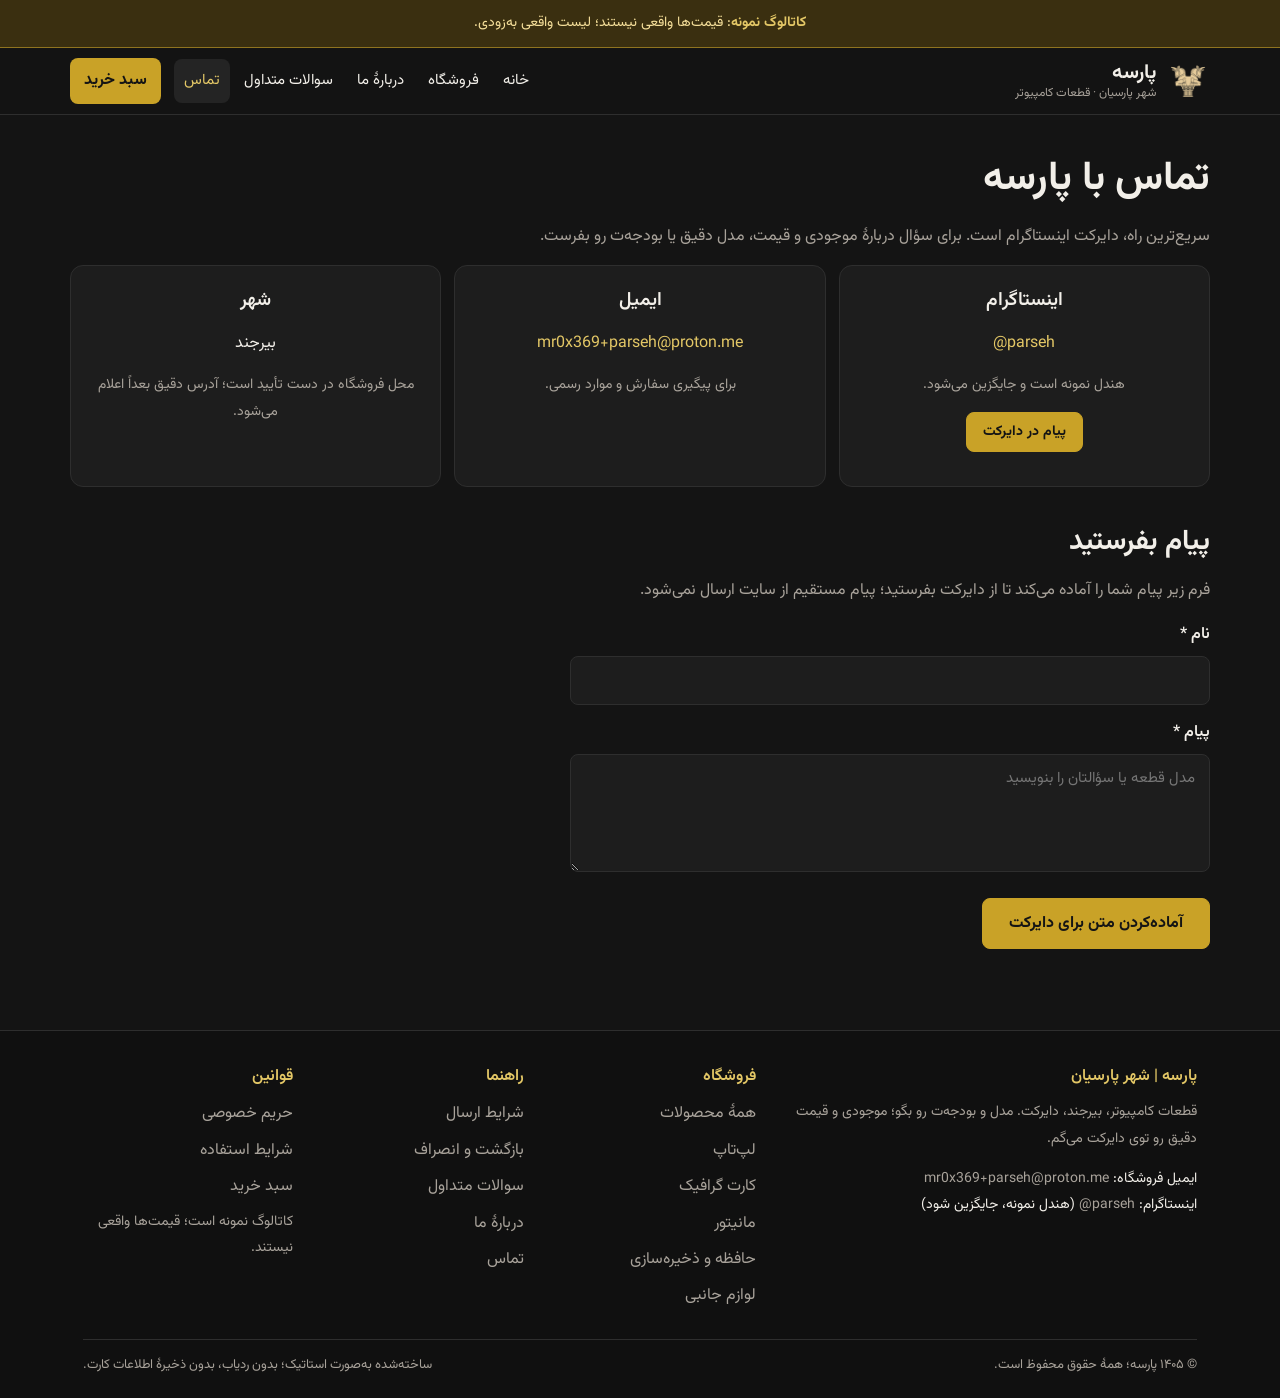
<file: contact.html>
<!DOCTYPE html>
<html lang="fa" dir="rtl">
<head>
<meta charset="utf-8">
<meta name="viewport" content="width=device-width, initial-scale=1">
<title>تماس | پارسه</title>
<meta name="description" content="تماس با پارسه: دایرکت اینستاگرام و ایمیل فروشگاه.">
<link rel="icon" href="assets/img/logo.png">
<link rel="stylesheet" href="assets/css/style.css">
</head>
<body>
<a class="skip-link" href="#main">پرش به محتوا</a>
<div class="demo-banner"><strong>کاتالوگ نمونه</strong>: قیمت‌ها واقعی نیستند؛ لیست واقعی به‌زودی.</div>
<header class="site-header" id="site-header"></header>
<main id="main" class="section container">
  <h1>تماس با پارسه</h1>
  <p class="muted">سریع‌ترین راه، دایرکت اینستاگرام است. برای سؤال دربارهٔ موجودی و قیمت، مدل دقیق یا بودجه‌ت رو بفرست.</p>
  <div class="contact-cards">
    <div class="contact-card">
      <h3>اینستاگرام</h3>
      <p><a href="https://instagram.com/parseh" dir="ltr">@parseh</a></p>
      <p class="small muted">هندل نمونه است و جایگزین می‌شود.</p>
      <p><a class="btn btn-sm" href="https://ig.me/m/parseh">پیام در دایرکت</a></p>
    </div>
    <div class="contact-card">
      <h3>ایمیل</h3>
      <p><a href="mailto:mr0x369+parseh@proton.me" dir="ltr">mr0x369+parseh@proton.me</a></p>
      <p class="small muted">برای پیگیری سفارش و موارد رسمی.</p>
    </div>
    <div class="contact-card">
      <h3>شهر</h3>
      <p>بیرجند</p>
      <p class="small muted">محل فروشگاه در دست تأیید است؛ آدرس دقیق بعداً اعلام می‌شود.</p>
    </div>
  </div>
  <h2 style="margin-top:34px">پیام بفرستید</h2>
  <p class="muted">فرم زیر پیام شما را آماده می‌کند تا از دایرکت بفرستید؛ پیام مستقیم از سایت ارسال نمی‌شود.</p>
  <form class="form" id="contact-form">
    <div class="field"><label for="c-name">نام *</label><input id="c-name" type="text" autocomplete="name"></div>
    <div class="field"><label for="c-msg">پیام *</label><textarea id="c-msg" rows="4" placeholder="مدل قطعه یا سؤالتان را بنویسید"></textarea></div>
    <button class="btn" type="submit">آماده‌کردن متن برای دایرکت</button>
  </form>
  <div class="dm-text" id="contact-dm" style="display:none"></div>
  <p><a class="btn btn-ghost" id="contact-open-dm" href="https://ig.me/m/parseh" style="display:none">بازکردن دایرکت اینستاگرام</a></p>
</main>
<footer class="site-footer" id="site-footer"></footer>
<script src="assets/js/cart.js"></script>
<script src="assets/js/app.js"></script>
<script>
document.addEventListener('DOMContentLoaded', function () {
  document.getElementById('contact-form').addEventListener('submit', function (e) {
    e.preventDefault();
    var name = document.getElementById('c-name').value.trim();
    var msg = document.getElementById('c-msg').value.trim();
    if (name.length < 2 || msg.length < 3) {
      alert('نام و پیام را کامل بنویسید.');
      return;
    }
    var text = 'سلام، من ' + name + ' هستم.\n' + msg;
    var box = document.getElementById('contact-dm');
    box.textContent = text;
    box.style.display = 'block';
    document.getElementById('contact-open-dm').style.display = 'inline-block';
    if (navigator.clipboard && navigator.clipboard.writeText) {
      navigator.clipboard.writeText(text).catch(function () {});
    }
  });
});
</script>
</body>
</html>
</file>
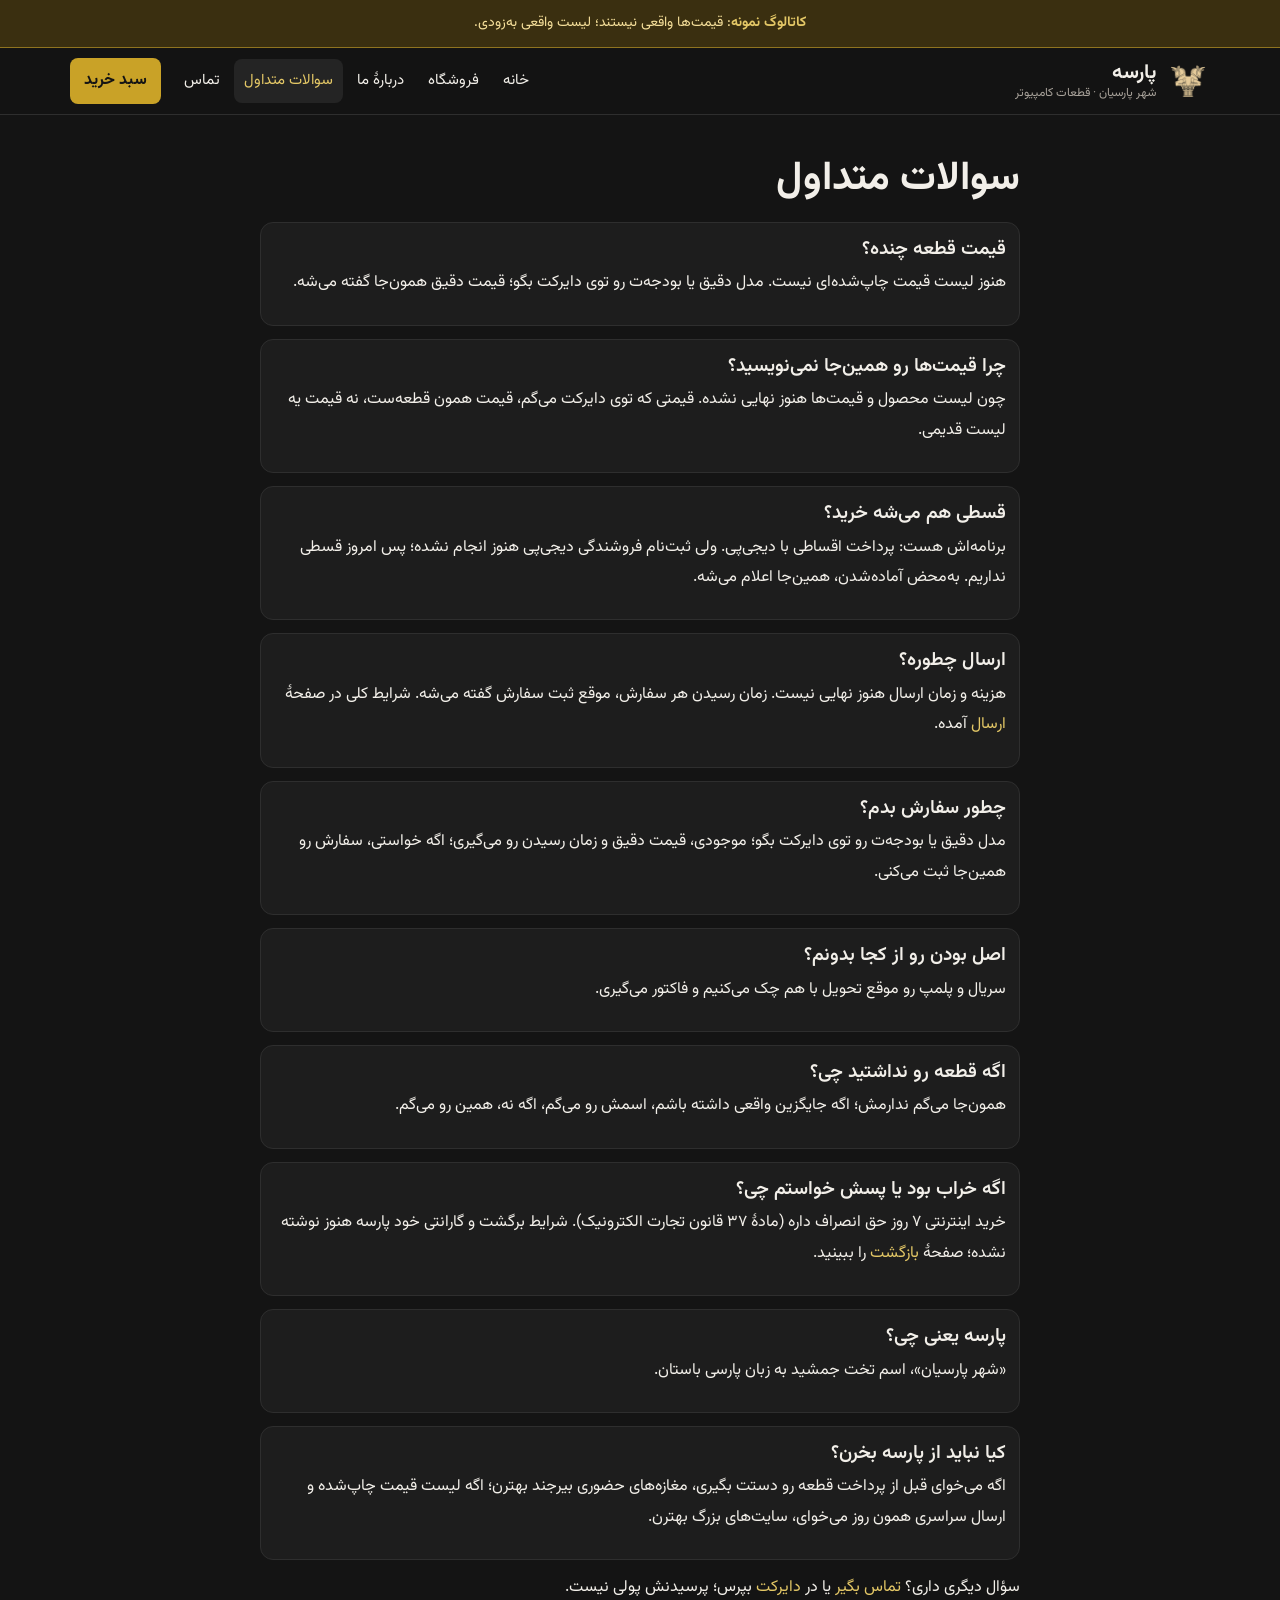
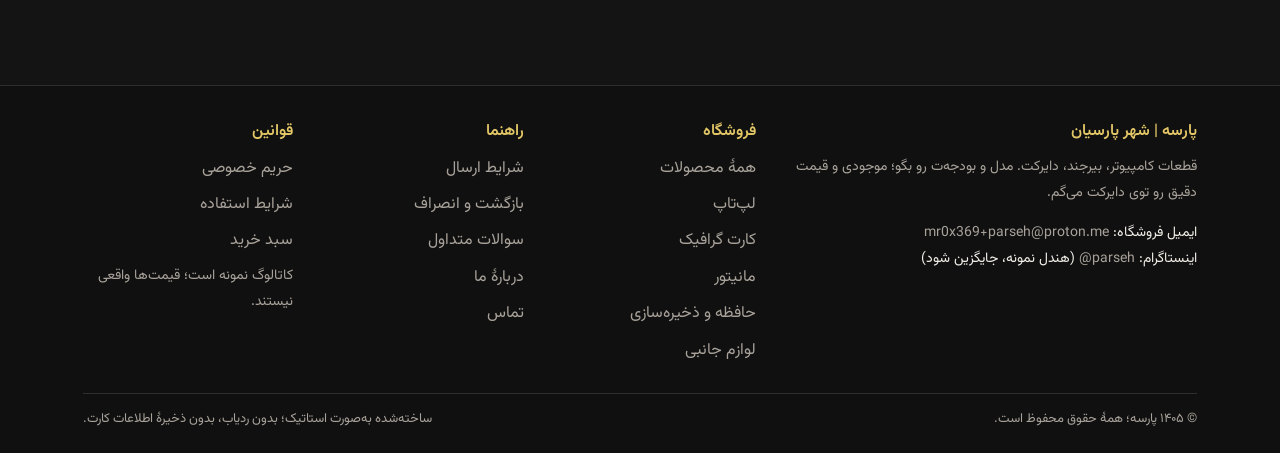
<file: faq.html>
<!DOCTYPE html>
<html lang="fa" dir="rtl">
<head>
<meta charset="utf-8">
<meta name="viewport" content="width=device-width, initial-scale=1">
<title>سوالات متداول | پارسه</title>
<meta name="description" content="سوالات متداول پارسه: قیمت، قسطی، ارسال و سفارش.">
<link rel="icon" href="assets/img/logo.png">
<link rel="stylesheet" href="assets/css/style.css">
</head>
<body>
<a class="skip-link" href="#main">پرش به محتوا</a>
<div class="demo-banner"><strong>کاتالوگ نمونه</strong>: قیمت‌ها واقعی نیستند؛ لیست واقعی به‌زودی.</div>
<header class="site-header" id="site-header"></header>
<main id="main" class="section container prose">
  <h1>سوالات متداول</h1>

  <div class="faq-item"><h3>قیمت قطعه چنده؟</h3>
  <p>هنوز لیست قیمت چاپ‌شده‌ای نیست. مدل دقیق یا بودجه‌ت رو توی دایرکت بگو؛ قیمت دقیق همون‌جا گفته می‌شه.</p></div>

  <div class="faq-item"><h3>چرا قیمت‌ها رو همین‌جا نمی‌نویسید؟</h3>
  <p>چون لیست محصول و قیمت‌ها هنوز نهایی نشده. قیمتی که توی دایرکت می‌گم، قیمت همون قطعه‌ست، نه قیمت یه لیست قدیمی.</p></div>

  <div class="faq-item"><h3>قسطی هم می‌شه خرید؟</h3>
  <p>برنامه‌اش هست: پرداخت اقساطی با دیجی‌پی. ولی ثبت‌نام فروشندگی دیجی‌پی هنوز انجام نشده؛ پس امروز قسطی نداریم. به‌محض آماده‌شدن، همین‌جا اعلام می‌شه.</p></div>

  <div class="faq-item"><h3>ارسال چطوره؟</h3>
  <p>هزینه و زمان ارسال هنوز نهایی نیست. زمان رسیدن هر سفارش، موقع ثبت سفارش گفته می‌شه. شرایط کلی در صفحهٔ <a href="shipping.html">ارسال</a> آمده.</p></div>

  <div class="faq-item"><h3>چطور سفارش بدم؟</h3>
  <p>مدل دقیق یا بودجه‌ت رو توی دایرکت بگو؛ موجودی، قیمت دقیق و زمان رسیدن رو می‌گیری؛ اگه خواستی، سفارش رو همین‌جا ثبت می‌کنی.</p></div>

  <div class="faq-item"><h3>اصل بودن رو از کجا بدونم؟</h3>
  <p>سریال و پلمپ رو موقع تحویل با هم چک می‌کنیم و فاکتور می‌گیری.</p></div>

  <div class="faq-item"><h3>اگه قطعه رو نداشتید چی؟</h3>
  <p>همون‌جا می‌گم ندارمش؛ اگه جایگزین واقعی داشته باشم، اسمش رو می‌گم، اگه نه، همین رو می‌گم.</p></div>

  <div class="faq-item"><h3>اگه خراب بود یا پسش خواستم چی؟</h3>
  <p>خرید اینترنتی ۷ روز حق انصراف داره (مادهٔ ۳۷ قانون تجارت الکترونیک). شرایط برگشت و گارانتی خود پارسه هنوز نوشته نشده؛ صفحهٔ <a href="returns.html">بازگشت</a> را ببینید.</p></div>

  <div class="faq-item"><h3>پارسه یعنی چی؟</h3>
  <p>«شهر پارسیان»، اسم تخت جمشید به زبان پارسی باستان.</p></div>

  <div class="faq-item"><h3>کیا نباید از پارسه بخرن؟</h3>
  <p>اگه می‌خوای قبل از پرداخت قطعه رو دستت بگیری، مغازه‌های حضوری بیرجند بهترن؛ اگه لیست قیمت چاپ‌شده و ارسال سراسری همون روز می‌خوای، سایت‌های بزرگ بهترن.</p></div>

  <p>سؤال دیگری داری؟ <a href="contact.html">تماس بگیر</a> یا در <a href="https://ig.me/m/parseh">دایرکت</a> بپرس؛ پرسیدنش پولی نیست.</p>
</main>
<footer class="site-footer" id="site-footer"></footer>
<script src="assets/js/cart.js"></script>
<script src="assets/js/app.js"></script>
</body>
</html>
</file>
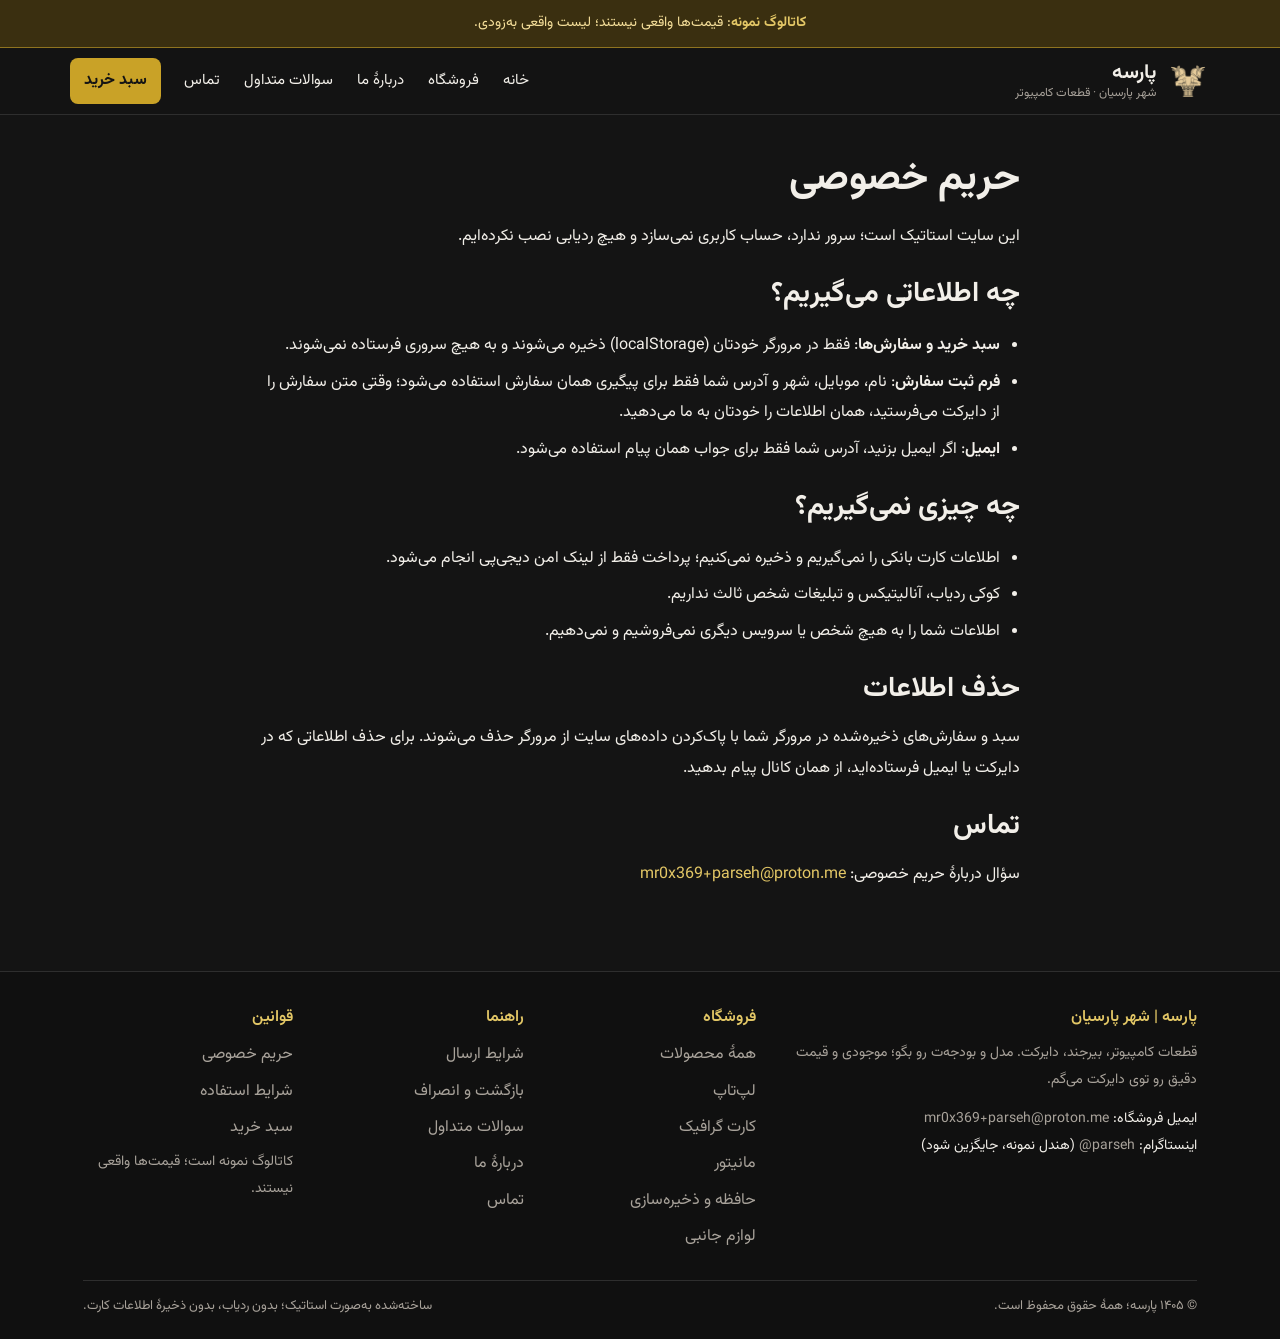
<file: privacy.html>
<!DOCTYPE html>
<html lang="fa" dir="rtl">
<head>
<meta charset="utf-8">
<meta name="viewport" content="width=device-width, initial-scale=1">
<title>حریم خصوصی | پارسه</title>
<meta name="description" content="حریم خصوصی پارسه: چه اطلاعاتی می‌گیریم و چه کار می‌کنیم.">
<link rel="icon" href="assets/img/logo.png">
<link rel="stylesheet" href="assets/css/style.css">
</head>
<body>
<a class="skip-link" href="#main">پرش به محتوا</a>
<div class="demo-banner"><strong>کاتالوگ نمونه</strong>: قیمت‌ها واقعی نیستند؛ لیست واقعی به‌زودی.</div>
<header class="site-header" id="site-header"></header>
<main id="main" class="section container prose">
  <h1>حریم خصوصی</h1>
  <p>این سایت استاتیک است؛ سرور ندارد، حساب کاربری نمی‌سازد و هیچ ردیابی نصب نکرده‌ایم.</p>
  <h2>چه اطلاعاتی می‌گیریم؟</h2>
  <ul>
    <li><strong>سبد خرید و سفارش‌ها</strong>: فقط در مرورگر خودتان (localStorage) ذخیره می‌شوند و به هیچ سروری فرستاده نمی‌شوند.</li>
    <li><strong>فرم ثبت سفارش</strong>: نام، موبایل، شهر و آدرس شما فقط برای پیگیری همان سفارش استفاده می‌شود؛ وقتی متن سفارش را از دایرکت می‌فرستید، همان اطلاعات را خودتان به ما می‌دهید.</li>
    <li><strong>ایمیل</strong>: اگر ایمیل بزنید، آدرس شما فقط برای جواب همان پیام استفاده می‌شود.</li>
  </ul>
  <h2>چه چیزی نمی‌گیریم؟</h2>
  <ul>
    <li>اطلاعات کارت بانکی را نمی‌گیریم و ذخیره نمی‌کنیم؛ پرداخت فقط از لینک امن دیجی‌پی انجام می‌شود.</li>
    <li>کوکی ردیاب، آنالیتیکس و تبلیغات شخص ثالث نداریم.</li>
    <li>اطلاعات شما را به هیچ شخص یا سرویس دیگری نمی‌فروشیم و نمی‌دهیم.</li>
  </ul>
  <h2>حذف اطلاعات</h2>
  <p>سبد و سفارش‌های ذخیره‌شده در مرورگر شما با پاک‌کردن داده‌های سایت از مرورگر حذف می‌شوند. برای حذف اطلاعاتی که در دایرکت یا ایمیل فرستاده‌اید، از همان کانال پیام بدهید.</p>
  <h2>تماس</h2>
  <p>سؤال دربارهٔ حریم خصوصی: <a href="mailto:mr0x369+parseh@proton.me" dir="ltr">mr0x369+parseh@proton.me</a></p>
</main>
<footer class="site-footer" id="site-footer"></footer>
<script src="assets/js/cart.js"></script>
<script src="assets/js/app.js"></script>
</body>
</html>
</file>
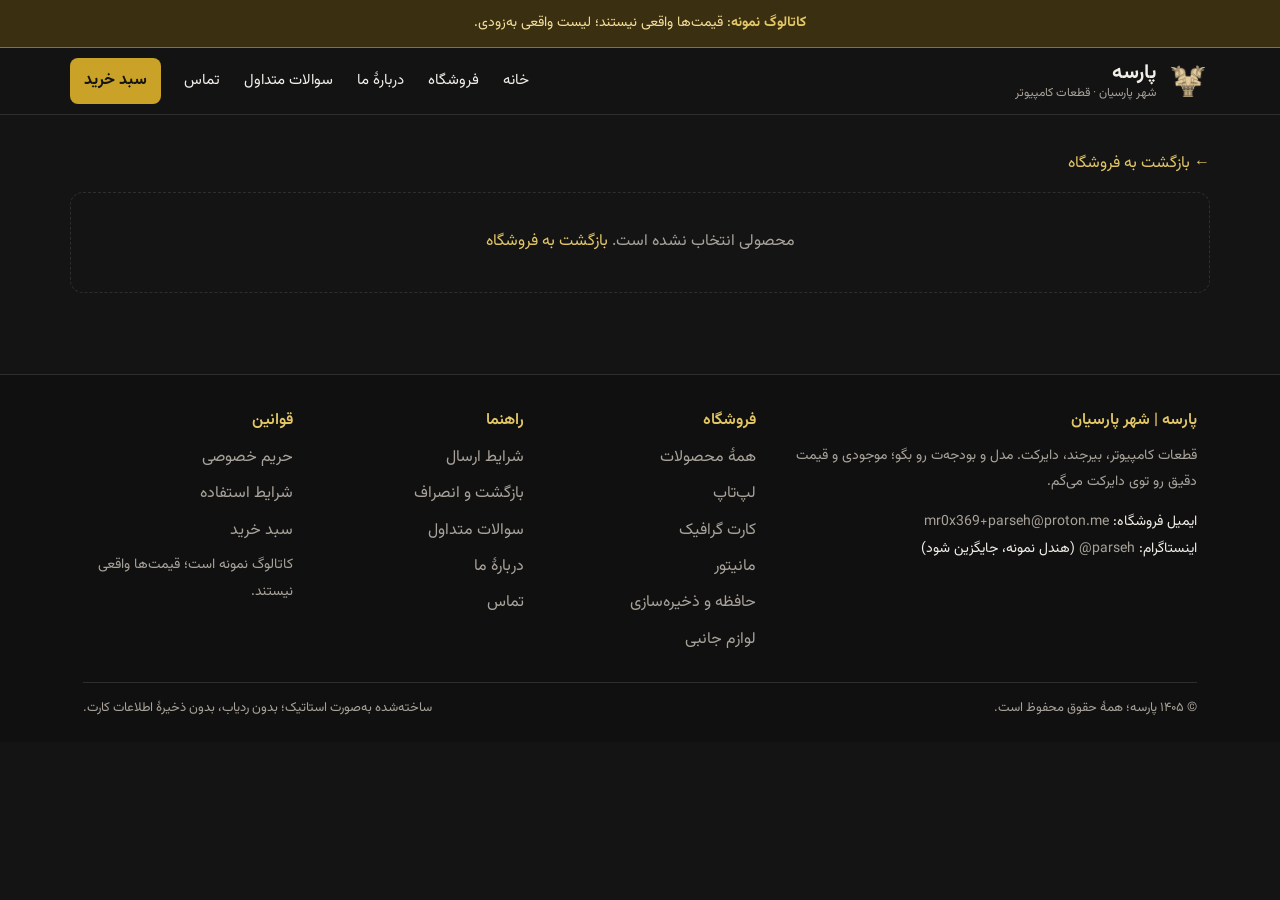
<file: product.html>
<!DOCTYPE html>
<html lang="fa" dir="rtl">
<head>
<meta charset="utf-8">
<meta name="viewport" content="width=device-width, initial-scale=1">
<title>محصول | پارسه</title>
<meta name="description" content="جزئیات محصول پارسه. کاتالوگ نمونه است و قیمت‌ها واقعی نیستند.">
<link rel="icon" href="assets/img/logo.png">
<link rel="stylesheet" href="assets/css/style.css">
</head>
<body>
<a class="skip-link" href="#main">پرش به محتوا</a>
<div class="demo-banner"><strong>کاتالوگ نمونه</strong>: قیمت‌ها واقعی نیستند؛ لیست واقعی به‌زودی.</div>
<header class="site-header" id="site-header"></header>
<main id="main" class="section container">
  <p><a href="shop.html">← بازگشت به فروشگاه</a></p>
  <div id="detail"><p class="muted">در حال بارگذاری محصول…</p></div>
  <section class="section" id="related-wrap" style="display:none">
    <div class="section-head"><h2>محصولات مرتبط</h2></div>
    <div class="grid" id="related-grid"></div>
  </section>
</main>
<footer class="site-footer" id="site-footer"></footer>
<script src="assets/js/cart.js"></script>
<script src="assets/js/app.js"></script>
<script>
document.addEventListener('DOMContentLoaded', function () {
  var sku = new URLSearchParams(location.search).get('sku');
  var host = document.getElementById('detail');
  if (!sku) { host.innerHTML = '<p class="empty">محصولی انتخاب نشده است. <a href="shop.html">بازگشت به فروشگاه</a></p>'; return; }
  Parseh.loadJSON('products.json').then(function (data) {
    var p = null;
    data.products.forEach(function (x) { if (x.sku === sku) p = x; });
    if (!p) { host.innerHTML = '<p class="empty">این محصول پیدا نشد. <a href="shop.html">بازگشت به فروشگاه</a></p>'; return; }
    var cats = {};
    data.categories.forEach(function (c) { cats[c.id] = c; });
    document.title = p.name + ' | پارسه';
    var specs = Object.keys(p.specs || {}).map(function (k) {
      return '<tr><th>' + Parseh.escapeHtml(k) + '</th><td>' + Parseh.escapeHtml(p.specs[k]) + '</td></tr>';
    }).join('');
    host.innerHTML =
      '<div class="detail">' +
      '<div class="detail-img"><img src="' + Parseh.escapeHtml(p.image) + '" alt="' + Parseh.escapeHtml(p.name) + '">' +
      '<span class="badge-demo">' + Parseh.escapeHtml(p.badge || 'نمونه') + '</span></div>' +
      '<div><span class="card-cat">' + Parseh.escapeHtml((cats[p.category] || {}).name || '') + '</span>' +
      '<h1 style="font-size:26px">' + Parseh.escapeHtml(p.name) + '</h1>' +
      '<p class="muted">کد کالا: <span dir="ltr">' + Parseh.escapeHtml(p.sku) + '</span></p>' +
      '<p>' + Parseh.escapeHtml(p.short || '') + '</p>' +
      '<p class="price" style="font-size:24px">' + Parseh.escapeHtml(ParsehCart.formatToman(p.price_toman)) + '</p>' +
      '<p class="small muted">قیمت نمونه است و واقعی نیست؛ قیمت دقیق را از دایرکت بگیر.</p>' +
      '<p class="stock">' + (p.stock > 0 ? 'موجود: ' + Number(p.stock).toLocaleString('fa-IR') + ' عدد' : 'ناموجود') + '</p>' +
      '<div class="qty-row"><button class="qty-btn" id="qty-minus" aria-label="کمتر">−</button>' +
      '<span class="qty-val" id="qty-val">۱</span>' +
      '<button class="qty-btn" id="qty-plus" aria-label="بیشتر">+</button></div>' +
      '<button class="btn btn-block" id="add-btn"' + (p.stock > 0 ? '' : ' disabled') + '>افزودن به سبد</button>' +
      '<p style="margin-top:13px"><a class="btn btn-ghost btn-block" href="https://ig.me/m/parseh">سؤال دربارهٔ این محصول در دایرکت</a></p>' +
      '</div></div>' +
      (specs ? '<h2>مشخصات</h2><table class="specs"><tbody>' + specs + '</tbody></table>' : '');
    var qty = 1, qtyVal = document.getElementById('qty-val');
    document.getElementById('qty-minus').addEventListener('click', function () {
      qty = Math.max(1, qty - 1); qtyVal.textContent = Number(qty).toLocaleString('fa-IR');
    });
    document.getElementById('qty-plus').addEventListener('click', function () {
      qty = Math.min(p.stock, qty + 1); qtyVal.textContent = Number(qty).toLocaleString('fa-IR');
    });
    document.getElementById('add-btn').addEventListener('click', function () {
      ParsehCart.add(p.sku, qty, p.stock);
      Parseh.updateCartBadge();
      this.textContent = 'به سبد اضافه شد';
      this.disabled = true;
      var self = this;
      setTimeout(function () { self.textContent = 'افزودن به سبد'; self.disabled = false; }, 1200);
    });
    var rel = data.products.filter(function (x) { return x.category === p.category && x.sku !== p.sku; }).slice(0, 4);
    if (rel.length) {
      document.getElementById('related-wrap').style.display = '';
      document.getElementById('related-grid').innerHTML = rel.map(function (x) {
        return Parseh.productCard(x, (cats[x.category] || {}).name || '');
      }).join('');
    }
  }).catch(function () {
    host.innerHTML = '<p class="empty">محصول بارگذاری نشد؛ صفحه را دوباره بارگذاری کنید.</p>';
  });
});
</script>
</body>
</html>
</file>
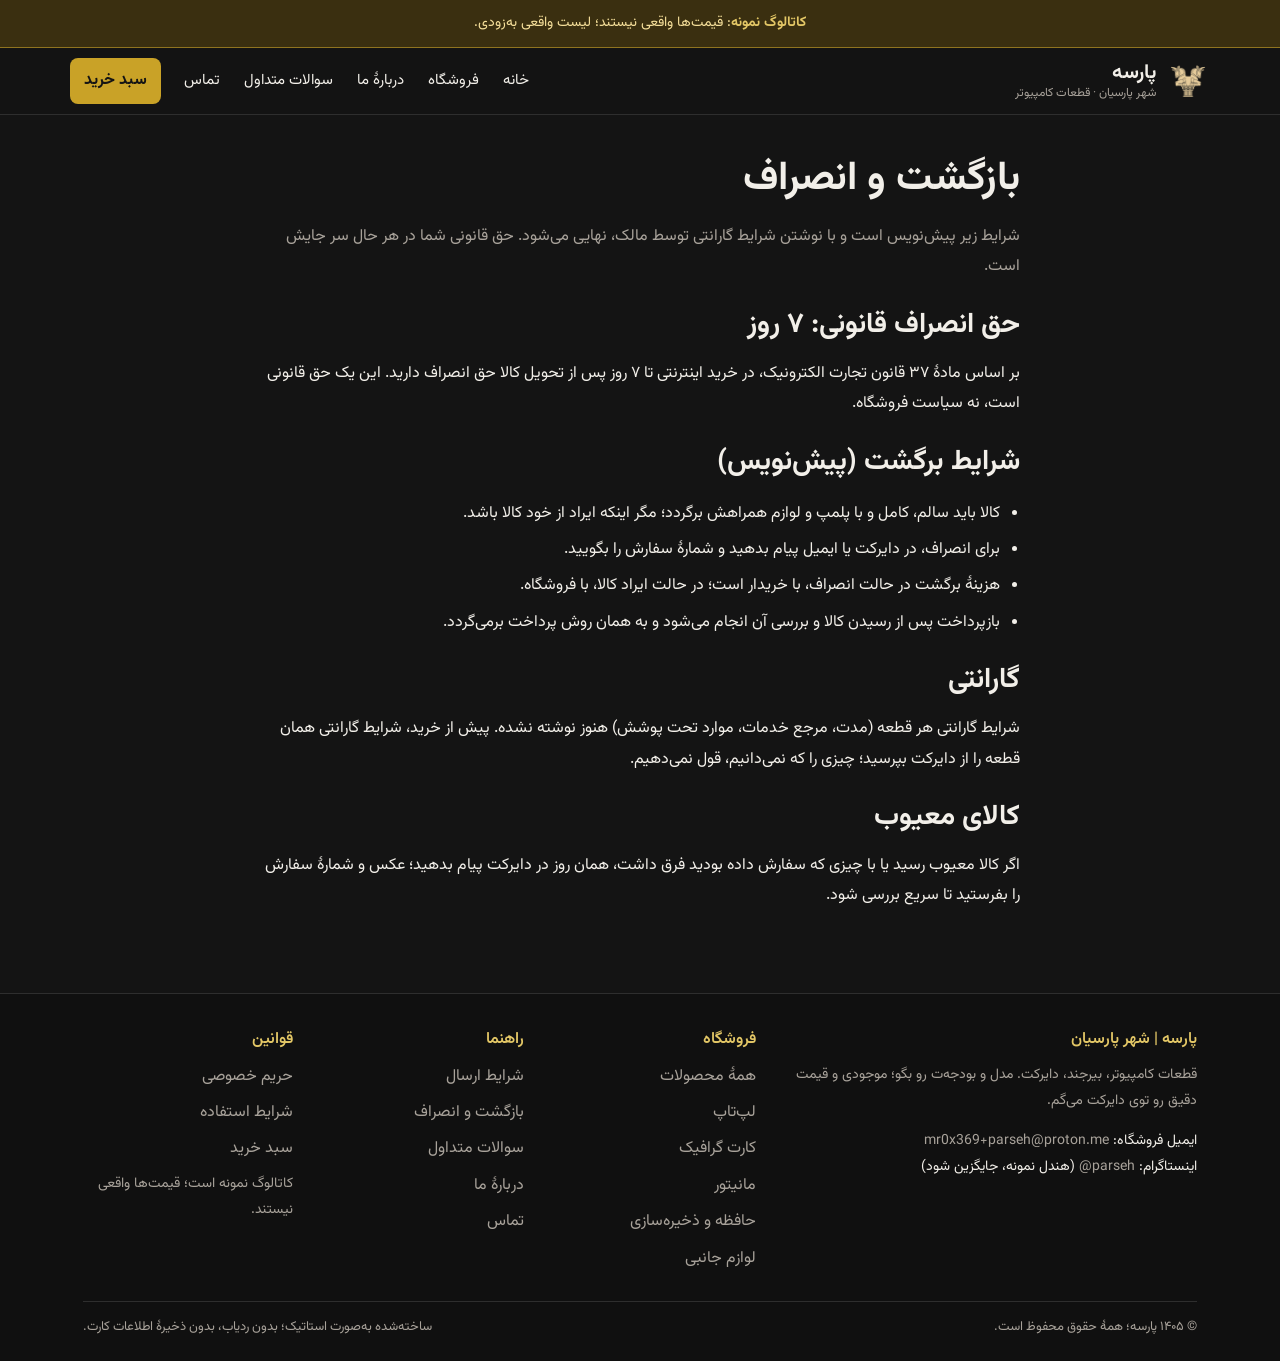
<file: returns.html>
<!DOCTYPE html>
<html lang="fa" dir="rtl">
<head>
<meta charset="utf-8">
<meta name="viewport" content="width=device-width, initial-scale=1">
<title>بازگشت و انصراف | پارسه</title>
<meta name="description" content="شرایط بازگشت و انصراف پارسه: حق انصراف ۷ روزه و شرایط گارانتی.">
<link rel="icon" href="assets/img/logo.png">
<link rel="stylesheet" href="assets/css/style.css">
</head>
<body>
<a class="skip-link" href="#main">پرش به محتوا</a>
<div class="demo-banner"><strong>کاتالوگ نمونه</strong>: قیمت‌ها واقعی نیستند؛ لیست واقعی به‌زودی.</div>
<header class="site-header" id="site-header"></header>
<main id="main" class="section container prose">
  <h1>بازگشت و انصراف</h1>
  <p class="muted">شرایط زیر پیش‌نویس است و با نوشتن شرایط گارانتی توسط مالک، نهایی می‌شود. حق قانونی شما در هر حال سر جایش است.</p>
  <h2>حق انصراف قانونی: ۷ روز</h2>
  <p>بر اساس مادهٔ ۳۷ قانون تجارت الکترونیک، در خرید اینترنتی تا ۷ روز پس از تحویل کالا حق انصراف دارید. این یک حق قانونی است، نه سیاست فروشگاه.</p>
  <h2>شرایط برگشت (پیش‌نویس)</h2>
  <ul>
    <li>کالا باید سالم، کامل و با پلمپ و لوازم همراهش برگردد؛ مگر اینکه ایراد از خود کالا باشد.</li>
    <li>برای انصراف، در دایرکت یا ایمیل پیام بدهید و شمارهٔ سفارش را بگویید.</li>
    <li>هزینهٔ برگشت در حالت انصراف، با خریدار است؛ در حالت ایراد کالا، با فروشگاه.</li>
    <li>بازپرداخت پس از رسیدن کالا و بررسی آن انجام می‌شود و به همان روش پرداخت برمی‌گردد.</li>
  </ul>
  <h2>گارانتی</h2>
  <p>شرایط گارانتی هر قطعه (مدت، مرجع خدمات، موارد تحت پوشش) هنوز نوشته نشده. پیش از خرید، شرایط گارانتی همان قطعه را از دایرکت بپرسید؛ چیزی را که نمی‌دانیم، قول نمی‌دهیم.</p>
  <h2>کالای معیوب</h2>
  <p>اگر کالا معیوب رسید یا با چیزی که سفارش داده بودید فرق داشت، همان روز در دایرکت پیام بدهید؛ عکس و شمارهٔ سفارش را بفرستید تا سریع بررسی شود.</p>
</main>
<footer class="site-footer" id="site-footer"></footer>
<script src="assets/js/cart.js"></script>
<script src="assets/js/app.js"></script>
</body>
</html>
</file>
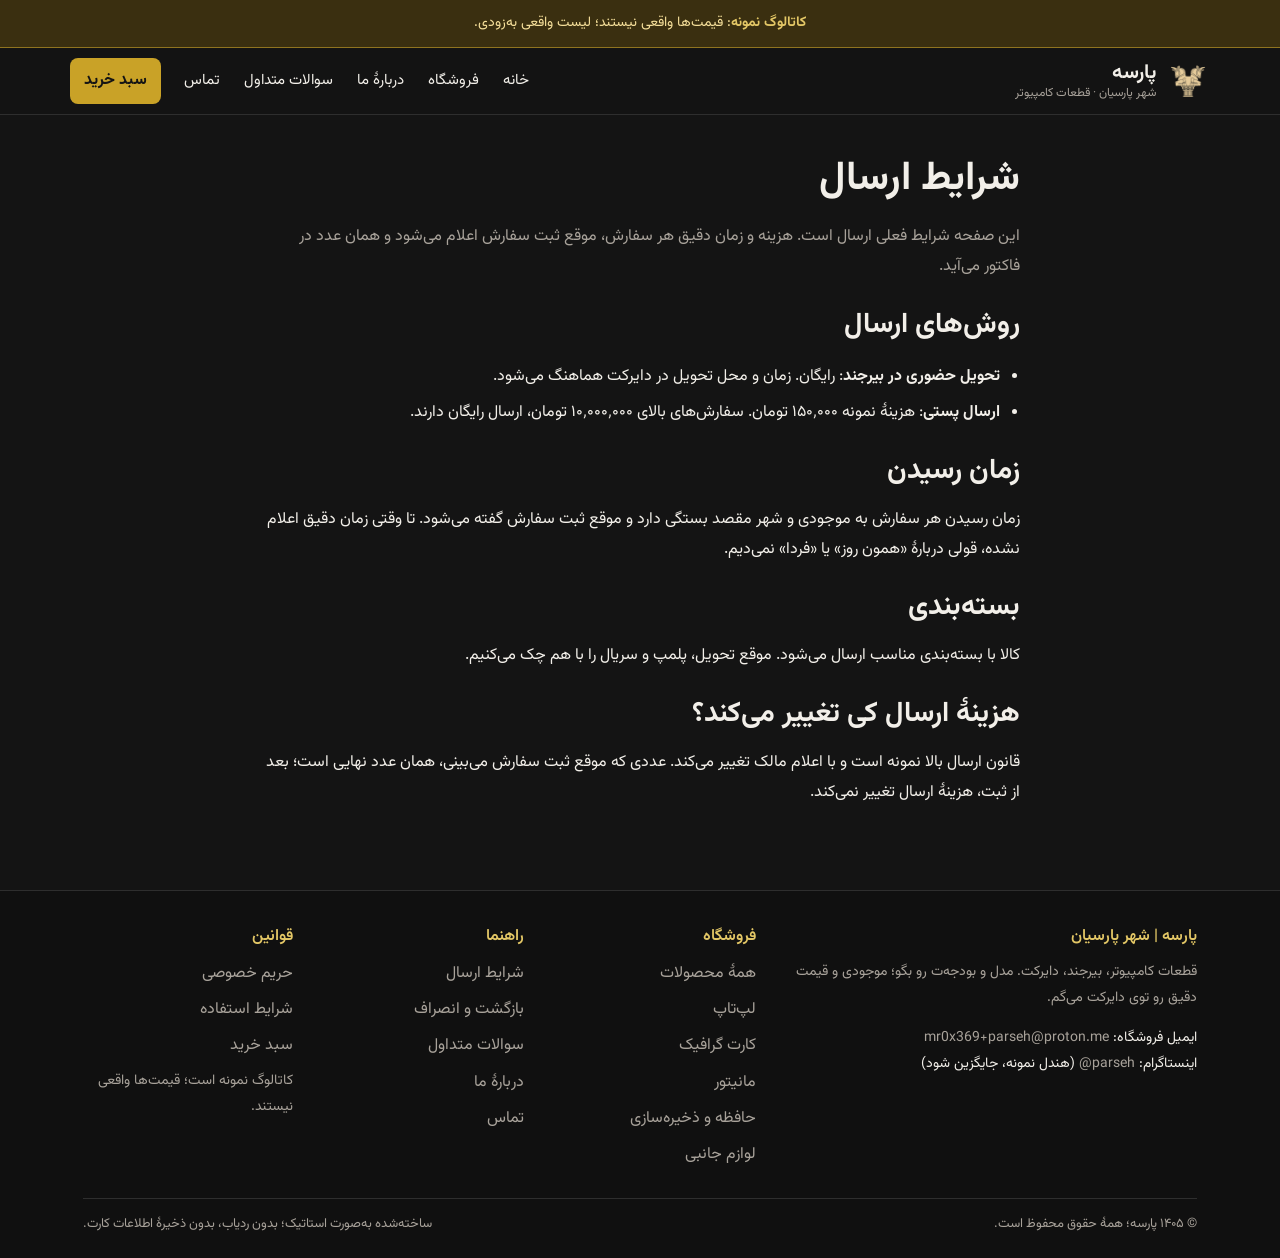
<file: shipping.html>
<!DOCTYPE html>
<html lang="fa" dir="rtl">
<head>
<meta charset="utf-8">
<meta name="viewport" content="width=device-width, initial-scale=1">
<title>شرایط ارسال | پارسه</title>
<meta name="description" content="شرایط ارسال پارسه: هزینه و زمان ارسال، تحویل حضوری در بیرجند.">
<link rel="icon" href="assets/img/logo.png">
<link rel="stylesheet" href="assets/css/style.css">
</head>
<body>
<a class="skip-link" href="#main">پرش به محتوا</a>
<div class="demo-banner"><strong>کاتالوگ نمونه</strong>: قیمت‌ها واقعی نیستند؛ لیست واقعی به‌زودی.</div>
<header class="site-header" id="site-header"></header>
<main id="main" class="section container prose">
  <h1>شرایط ارسال</h1>
  <p class="muted">این صفحه شرایط فعلی ارسال است. هزینه و زمان دقیق هر سفارش، موقع ثبت سفارش اعلام می‌شود و همان عدد در فاکتور می‌آید.</p>
  <h2>روش‌های ارسال</h2>
  <ul>
    <li><strong>تحویل حضوری در بیرجند</strong>: رایگان. زمان و محل تحویل در دایرکت هماهنگ می‌شود.</li>
    <li><strong>ارسال پستی</strong>: هزینهٔ نمونه ۱۵۰٬۰۰۰ تومان. سفارش‌های بالای ۱۰٬۰۰۰٬۰۰۰ تومان، ارسال رایگان دارند.</li>
  </ul>
  <h2>زمان رسیدن</h2>
  <p>زمان رسیدن هر سفارش به موجودی و شهر مقصد بستگی دارد و موقع ثبت سفارش گفته می‌شود. تا وقتی زمان دقیق اعلام نشده، قولی دربارهٔ «همون روز» یا «فردا» نمی‌دیم.</p>
  <h2>بسته‌بندی</h2>
  <p>کالا با بسته‌بندی مناسب ارسال می‌شود. موقع تحویل، پلمپ و سریال را با هم چک می‌کنیم.</p>
  <h2>هزینهٔ ارسال کی تغییر می‌کند؟</h2>
  <p>قانون ارسال بالا نمونه است و با اعلام مالک تغییر می‌کند. عددی که موقع ثبت سفارش می‌بینی، همان عدد نهایی است؛ بعد از ثبت، هزینهٔ ارسال تغییر نمی‌کند.</p>
</main>
<footer class="site-footer" id="site-footer"></footer>
<script src="assets/js/cart.js"></script>
<script src="assets/js/app.js"></script>
</body>
</html>
</file>
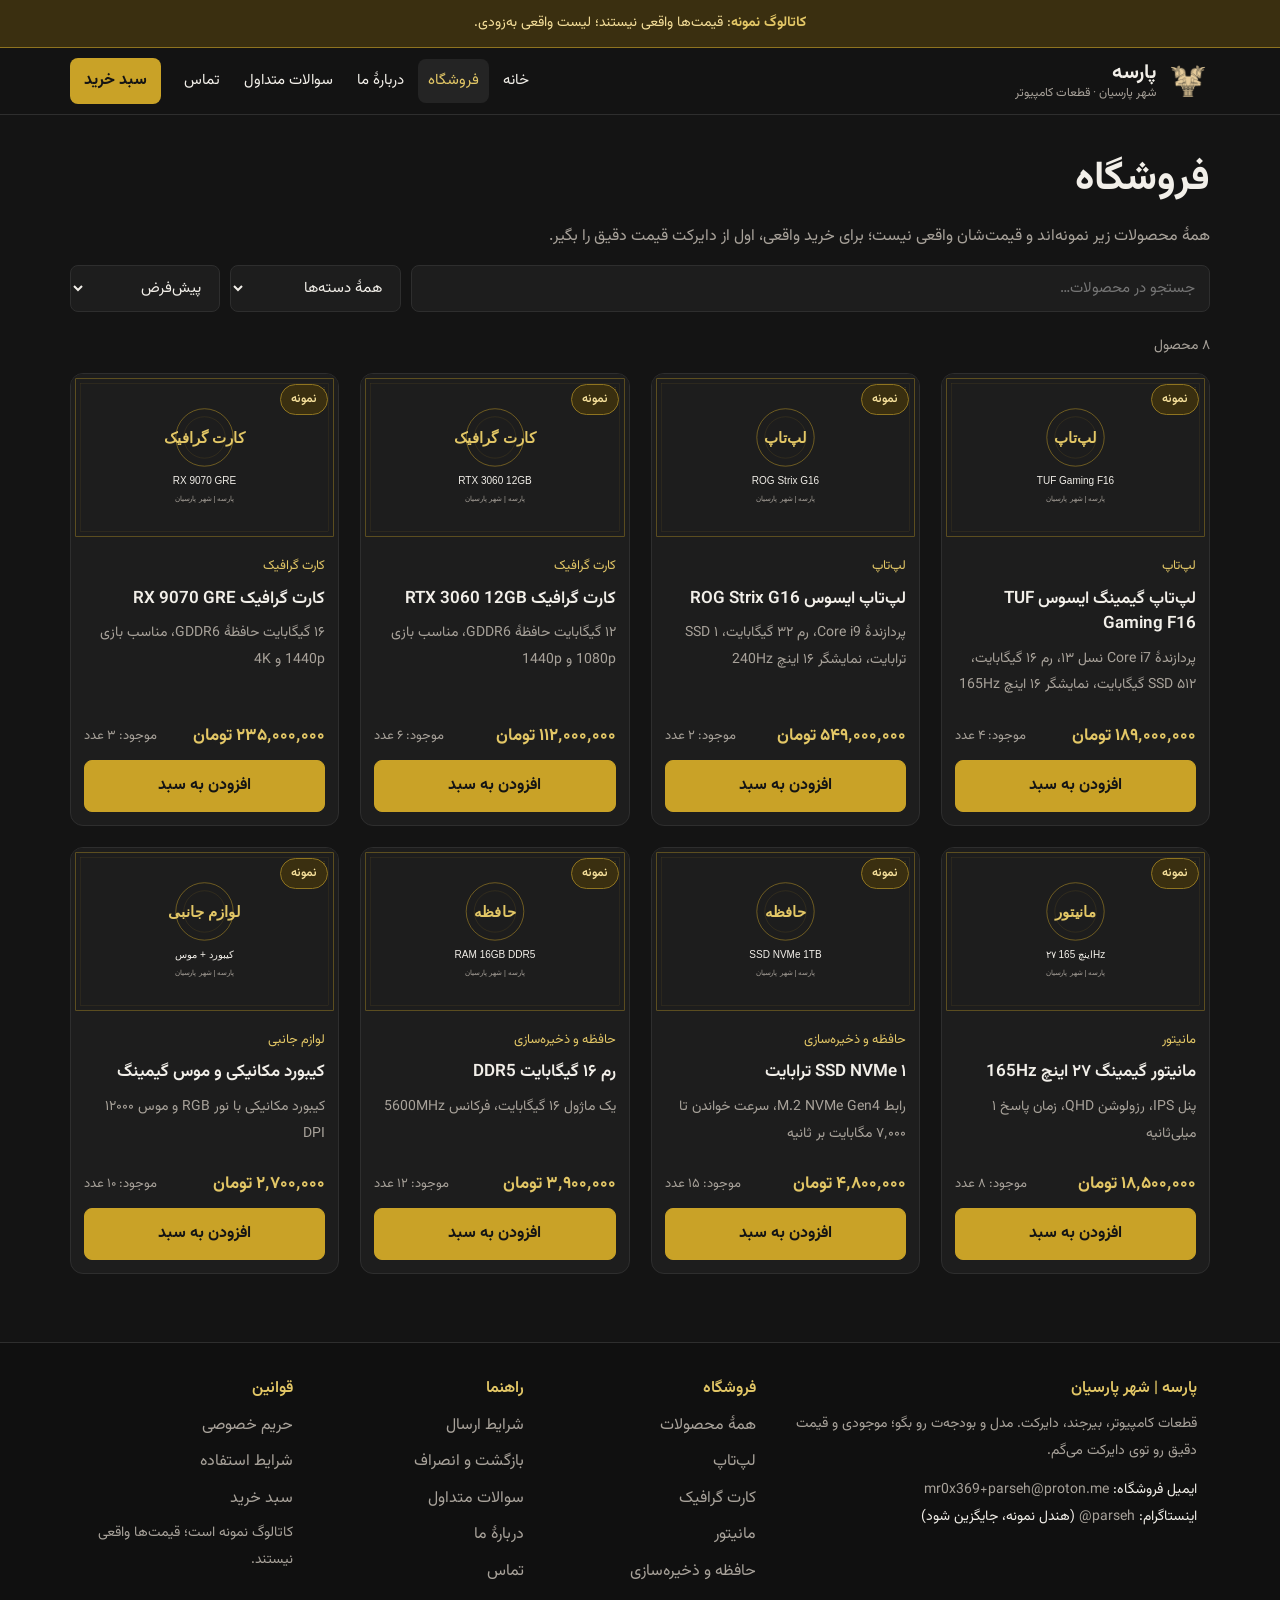
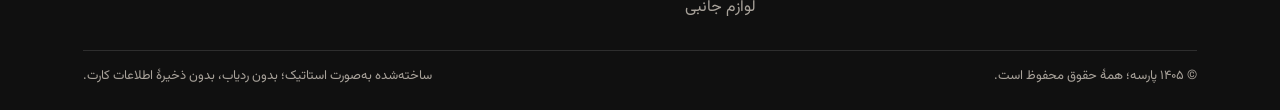
<file: shop.html>
<!DOCTYPE html>
<html lang="fa" dir="rtl">
<head>
<meta charset="utf-8">
<meta name="viewport" content="width=device-width, initial-scale=1">
<title>فروشگاه | پارسه</title>
<meta name="description" content="همهٔ محصولات پارسه: لپ‌تاپ، کارت گرافیک، مانیتور، حافظه و لوازم جانبی. کاتالوگ نمونه است و قیمت‌ها واقعی نیستند.">
<meta property="og:title" content="فروشگاه | پارسه">
<meta property="og:description" content="همهٔ محصولات پارسه. کاتالوگ نمونه است و قیمت‌ها واقعی نیستند.">
<meta property="og:type" content="website">
<link rel="icon" href="assets/img/logo.png">
<link rel="stylesheet" href="assets/css/style.css">
</head>
<body>
<a class="skip-link" href="#main">پرش به محتوا</a>
<div class="demo-banner"><strong>کاتالوگ نمونه</strong>: قیمت‌ها واقعی نیستند؛ لیست واقعی به‌زودی.</div>
<header class="site-header" id="site-header"></header>
<main id="main" class="section container">
  <h1>فروشگاه</h1>
  <p class="muted">همهٔ محصولات زیر نمونه‌اند و قیمت‌شان واقعی نیست؛ برای خرید واقعی، اول از دایرکت قیمت دقیق را بگیر.</p>
  <div class="toolbar">
    <input type="search" id="q" placeholder="جستجو در محصولات…" aria-label="جستجو در محصولات">
    <select id="cat" aria-label="دسته‌بندی">
      <option value="">همهٔ دسته‌ها</option>
    </select>
    <select id="sort" aria-label="مرتب‌سازی">
      <option value="featured">پیش‌فرض</option>
      <option value="price-asc">ارزان‌ترین</option>
      <option value="price-desc">گران‌ترین</option>
      <option value="name">نام (الفبا)</option>
    </select>
  </div>
  <p class="small muted" id="result-count"></p>
  <div class="grid" id="shop-grid"><p class="muted">در حال بارگذاری محصولات…</p></div>
</main>
<footer class="site-footer" id="site-footer"></footer>
<script src="assets/js/cart.js"></script>
<script src="assets/js/app.js"></script>
<script>
document.addEventListener('DOMContentLoaded', function () {
  var qEl = document.getElementById('q'), catEl = document.getElementById('cat'),
      sortEl = document.getElementById('sort'), grid = document.getElementById('shop-grid'),
      countEl = document.getElementById('result-count');
  var all = [], cats = {};
  var params = new URLSearchParams(location.search);
  if (params.get('cat')) { /* preset below after categories load */ }

  function render() {
    var q = qEl.value.trim(), cat = catEl.value, sort = sortEl.value;
    var list = all.filter(function (p) {
      if (cat && p.category !== cat) return false;
      if (q) {
        var hay = p.name + ' ' + (p.short || '') + ' ' + p.sku + ' ' +
          Object.keys(p.specs || {}).map(function (k) { return k + ' ' + p.specs[k]; }).join(' ');
        if (hay.indexOf(q) === -1) return false;
      }
      return true;
    });
    if (sort === 'price-asc') list.sort(function (a, b) { return a.price_toman - b.price_toman; });
    if (sort === 'price-desc') list.sort(function (a, b) { return b.price_toman - a.price_toman; });
    if (sort === 'name') list.sort(function (a, b) { return a.name.localeCompare(b.name, 'fa'); });
    countEl.textContent = Number(list.length).toLocaleString('fa-IR') + ' محصول';
    grid.innerHTML = list.length ? list.map(function (p) {
      return Parseh.productCard(p, (cats[p.category] || {}).name || '');
    }).join('') : '<p class="empty">محصولی با این مشخصات پیدا نشد.</p>';
  }
  [qEl, catEl, sortEl].forEach(function (el) { el.addEventListener('input', render); el.addEventListener('change', render); });

  Parseh.loadJSON('products.json').then(function (data) {
    all = data.products;
    data.categories.forEach(function (c) {
      cats[c.id] = c;
      var o = document.createElement('option');
      o.value = c.id; o.textContent = c.name;
      catEl.appendChild(o);
    });
    var preset = params.get('cat');
    if (preset && cats[preset]) catEl.value = preset;
    render();
  }).catch(function () {
    grid.innerHTML = '<p class="empty">محصولات بارگذاری نشدند؛ صفحه را دوباره بارگذاری کنید.</p>';
  });
});
</script>
</body>
</html>
</file>
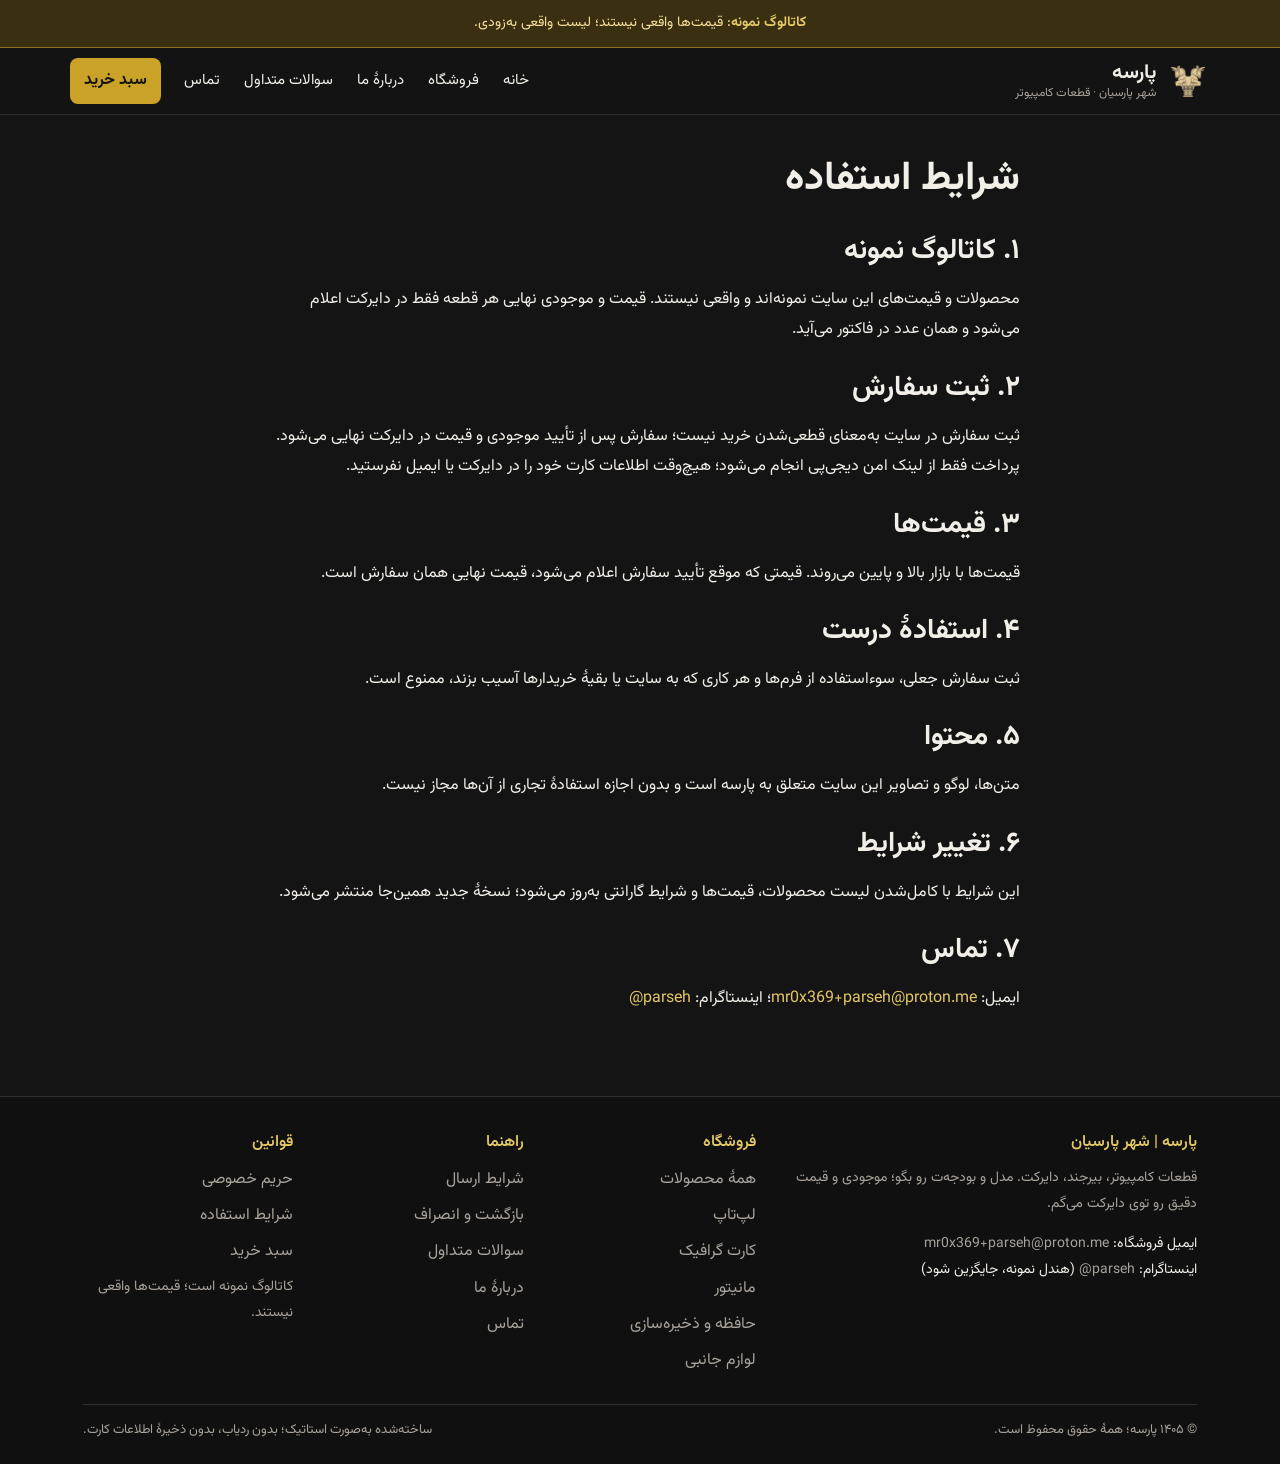
<file: terms.html>
<!DOCTYPE html>
<html lang="fa" dir="rtl">
<head>
<meta charset="utf-8">
<meta name="viewport" content="width=device-width, initial-scale=1">
<title>شرایط استفاده | پارسه</title>
<meta name="description" content="شرایط استفاده از سایت پارسه.">
<link rel="icon" href="assets/img/logo.png">
<link rel="stylesheet" href="assets/css/style.css">
</head>
<body>
<a class="skip-link" href="#main">پرش به محتوا</a>
<div class="demo-banner"><strong>کاتالوگ نمونه</strong>: قیمت‌ها واقعی نیستند؛ لیست واقعی به‌زودی.</div>
<header class="site-header" id="site-header"></header>
<main id="main" class="section container prose">
  <h1>شرایط استفاده</h1>
  <h2>۱. کاتالوگ نمونه</h2>
  <p>محصولات و قیمت‌های این سایت نمونه‌اند و واقعی نیستند. قیمت و موجودی نهایی هر قطعه فقط در دایرکت اعلام می‌شود و همان عدد در فاکتور می‌آید.</p>
  <h2>۲. ثبت سفارش</h2>
  <p>ثبت سفارش در سایت به‌معنای قطعی‌شدن خرید نیست؛ سفارش پس از تأیید موجودی و قیمت در دایرکت نهایی می‌شود. پرداخت فقط از لینک امن دیجی‌پی انجام می‌شود؛ هیچ‌وقت اطلاعات کارت خود را در دایرکت یا ایمیل نفرستید.</p>
  <h2>۳. قیمت‌ها</h2>
  <p>قیمت‌ها با بازار بالا و پایین می‌روند. قیمتی که موقع تأیید سفارش اعلام می‌شود، قیمت نهایی همان سفارش است.</p>
  <h2>۴. استفادهٔ درست</h2>
  <p>ثبت سفارش جعلی، سوءاستفاده از فرم‌ها و هر کاری که به سایت یا بقیهٔ خریدارها آسیب بزند، ممنوع است.</p>
  <h2>۵. محتوا</h2>
  <p>متن‌ها، لوگو و تصاویر این سایت متعلق به پارسه است و بدون اجازه استفادهٔ تجاری از آن‌ها مجاز نیست.</p>
  <h2>۶. تغییر شرایط</h2>
  <p>این شرایط با کامل‌شدن لیست محصولات، قیمت‌ها و شرایط گارانتی به‌روز می‌شود؛ نسخهٔ جدید همین‌جا منتشر می‌شود.</p>
  <h2>۷. تماس</h2>
  <p>ایمیل: <a href="mailto:mr0x369+parseh@proton.me" dir="ltr">mr0x369+parseh@proton.me</a>؛ اینستاگرام: <a href="https://instagram.com/parseh" dir="ltr">@parseh</a></p>
</main>
<footer class="site-footer" id="site-footer"></footer>
<script src="assets/js/cart.js"></script>
<script src="assets/js/app.js"></script>
</body>
</html>
</file>
<file: assets/css/style.css>
/* پارسه | Parseh — static storefront. Black #141414, gold on dark. Mobile-first, RTL. */
@font-face{font-family:"Vazirmatn";src:url("../fonts/Vazirmatn-Regular.ttf") format("truetype");font-weight:400;font-display:swap}
@font-face{font-family:"Vazirmatn";src:url("../fonts/Vazirmatn-Medium.ttf") format("truetype");font-weight:500;font-display:swap}
@font-face{font-family:"Vazirmatn";src:url("../fonts/Vazirmatn-SemiBold.ttf") format("truetype");font-weight:600;font-display:swap}
@font-face{font-family:"Vazirmatn";src:url("../fonts/Vazirmatn-Bold.ttf") format("truetype");font-weight:700;font-display:swap}

:root{
  --bg:#141414; --surface:#1d1d1d; --surface-2:#242424; --border:#2e2e2e;
  --gold:#c9a227; --gold-light:#e3c766; --gold-dim:#8f7420;
  --text:#f2efe9; --muted:#a8a29a; --danger:#d96a5f; --ok:#7fb069;
  --radius:13px; --radius-sm:8px;
  --space-1:8px; --space-2:13px; --space-3:21px; --space-4:34px; --space-5:55px;
  --max:1140px;
}
*{box-sizing:border-box}
html{scroll-behavior:smooth}
body{margin:0;background:var(--bg);color:var(--text);font-family:"Vazirmatn",Tahoma,sans-serif;font-size:16px;line-height:1.9;direction:rtl}
img{max-width:100%;height:auto;display:block}
a{color:var(--gold-light);text-decoration:none}
a:hover{text-decoration:underline}
h1,h2,h3{line-height:1.5;margin:0 0 var(--space-2)}
h1{font-size:clamp(26px,5vw,40px);font-weight:700}
h2{font-size:clamp(21px,3.6vw,28px);font-weight:700}
h3{font-size:19px;font-weight:600}
p{margin:0 0 var(--space-2)}
.container{max-width:var(--max);margin:0 auto;padding:0 var(--space-2)}
.muted{color:var(--muted)}
.small{font-size:14px}
.gold{color:var(--gold-light)}

/* Demo banner */
.demo-banner{background:#3a2f10;border-bottom:1px solid var(--gold-dim);color:#f5df9a;font-size:14px;padding:10px 0;text-align:center}
.demo-banner strong{color:var(--gold-light)}

/* Header */
.site-header{position:sticky;top:0;z-index:50;background:rgba(20,20,20,.96);border-bottom:1px solid var(--border);backdrop-filter:blur(6px)}
.header-inner{display:flex;align-items:center;gap:var(--space-2);padding:10px 0}
.brand{display:flex;align-items:center;gap:10px;color:var(--text)}
.brand:hover{text-decoration:none}
.brand img{width:44px;height:44px;border-radius:50%}
.brand-name{font-weight:700;font-size:20px;line-height:1.3}
.brand-name small{display:block;font-size:12px;color:var(--muted);font-weight:400}
.main-nav{display:flex;gap:4px;margin-inline-start:auto;flex-wrap:wrap}
.main-nav a{color:var(--text);padding:8px 10px;border-radius:var(--radius-sm);font-size:15px}
.main-nav a:hover,.main-nav a.active{background:var(--surface-2);color:var(--gold-light);text-decoration:none}
.cart-link{position:relative;display:inline-flex;align-items:center;gap:6px;background:var(--gold);color:#141414;font-weight:700;padding:8px 14px;border-radius:var(--radius-sm)}
.cart-link:hover{background:var(--gold-light);text-decoration:none}
.cart-count{background:#141414;color:var(--gold-light);border-radius:50%;min-width:22px;height:22px;display:inline-flex;align-items:center;justify-content:center;font-size:13px;padding:0 5px}

/* Hero */
.hero{padding:var(--space-5) 0 var(--space-4);text-align:center}
.hero .eyebrow{color:var(--gold-light);font-weight:600;letter-spacing:.5px}
.hero p.sub{font-size:18px;color:var(--muted);max-width:640px;margin:0 auto var(--space-3)}
.hero-logo{width:120px;height:120px;margin:0 auto var(--space-2);border-radius:50%;border:2px solid var(--gold-dim)}
.hero-note{font-size:14px;color:var(--muted);margin-top:var(--space-2)}

/* Buttons */
.btn{display:inline-block;background:var(--gold);color:#141414;font-weight:700;border:1px solid var(--gold);border-radius:var(--radius-sm);padding:12px 26px;font-family:inherit;font-size:16px;cursor:pointer;line-height:1.6}
.btn:hover{background:var(--gold-light);text-decoration:none}
.btn-ghost{background:transparent;color:var(--gold-light);border:1px solid var(--gold-dim)}
.btn-ghost:hover{background:var(--surface-2)}
.btn-block{width:100%;text-align:center}
.btn:disabled{opacity:.5;cursor:not-allowed}
.btn-sm{padding:8px 16px;font-size:14px}

/* Sections */
.section{padding:var(--space-4) 0}
.section-head{display:flex;align-items:baseline;justify-content:space-between;gap:var(--space-2);margin-bottom:var(--space-3);flex-wrap:wrap}
.section-head h2{margin:0}

/* Product grid */
.grid{display:grid;grid-template-columns:1fr;gap:var(--space-3)}
@media(min-width:620px){.grid{grid-template-columns:repeat(2,1fr)}}
@media(min-width:960px){.grid{grid-template-columns:repeat(4,1fr)}}
.card{background:var(--surface);border:1px solid var(--border);border-radius:var(--radius);overflow:hidden;display:flex;flex-direction:column}
.card-img{position:relative;aspect-ratio:8/5;overflow:hidden;background:#1d1d1d}
.card-img img{width:100%;height:100%;object-fit:cover}
.badge-demo{position:absolute;top:10px;inset-inline-start:10px;background:#3a2f10;color:#f5df9a;border:1px solid var(--gold-dim);font-size:12px;font-weight:600;padding:3px 10px;border-radius:20px}
.card-body{padding:var(--space-2);display:flex;flex-direction:column;gap:8px;flex:1}
.card-body h3{font-size:17px;margin:0}
.card-body h3 a{color:var(--text)}
.card-cat{font-size:13px;color:var(--gold-light)}
.card-short{font-size:14px;color:var(--muted);flex:1}
.card-foot{display:flex;align-items:center;justify-content:space-between;gap:8px;margin-top:auto}
.price{font-weight:700;font-size:17px;color:var(--gold-light)}
.price small{font-size:12px;color:var(--muted);font-weight:400}
.stock{font-size:13px;color:var(--muted)}

/* Why buy */
.why{display:grid;grid-template-columns:1fr;gap:var(--space-2)}
@media(min-width:760px){.why{grid-template-columns:repeat(3,1fr)}}
.why-item{background:var(--surface);border:1px solid var(--border);border-radius:var(--radius);padding:var(--space-3)}
.why-item h3{color:var(--gold-light)}

/* Shop toolbar */
.toolbar{display:flex;gap:10px;flex-wrap:wrap;margin-bottom:var(--space-3)}
.toolbar input[type="search"],.toolbar select{background:var(--surface);color:var(--text);border:1px solid var(--border);border-radius:var(--radius-sm);padding:10px 14px;font-family:inherit;font-size:15px}
.toolbar input[type="search"]{flex:1;min-width:180px}
.toolbar select{min-width:150px}
.empty{padding:var(--space-4);text-align:center;color:var(--muted);border:1px dashed var(--border);border-radius:var(--radius)}

/* Product detail */
.detail{display:grid;grid-template-columns:1fr;gap:var(--space-3)}
@media(min-width:860px){.detail{grid-template-columns:1.618fr 1fr}}
.detail-img{border:1px solid var(--border);border-radius:var(--radius);overflow:hidden;position:relative}
.specs{width:100%;border-collapse:collapse;margin-top:var(--space-2)}
.specs th,.specs td{border-bottom:1px solid var(--border);padding:10px 4px;text-align:start;font-size:15px}
.specs th{color:var(--muted);font-weight:500;width:38%}
.qty-row{display:flex;align-items:center;gap:10px;margin:var(--space-3) 0}
.qty-btn{width:40px;height:40px;border:1px solid var(--border);background:var(--surface-2);color:var(--text);border-radius:var(--radius-sm);font-size:18px;cursor:pointer}
.qty-val{min-width:34px;text-align:center;font-weight:700}

/* Cart */
.cart-table{width:100%;border-collapse:collapse}
.cart-table th,.cart-table td{padding:12px 6px;border-bottom:1px solid var(--border);text-align:start;vertical-align:middle}
.cart-table th{color:var(--muted);font-weight:500;font-size:14px}
.cart-item{display:flex;align-items:center;gap:12px}
.cart-item img{width:64px;height:40px;object-fit:cover;border-radius:6px;border:1px solid var(--border)}
.totals{max-width:420px;margin-inline-start:auto;background:var(--surface);border:1px solid var(--border);border-radius:var(--radius);padding:var(--space-3);margin-top:var(--space-3)}
.totals .row{display:flex;justify-content:space-between;padding:6px 0}
.totals .row.total{border-top:1px solid var(--border);margin-top:8px;padding-top:12px;font-weight:700;font-size:18px}
.link-danger{color:var(--danger);background:none;border:0;font-family:inherit;font-size:14px;cursor:pointer;padding:0}
.link-danger:hover{text-decoration:underline}

/* Forms */
.form{max-width:640px}
.field{margin-bottom:var(--space-2)}
.field label{display:block;font-weight:600;margin-bottom:6px}
.field input,.field textarea,.field select{width:100%;background:var(--surface);color:var(--text);border:1px solid var(--border);border-radius:var(--radius-sm);padding:12px 14px;font-family:inherit;font-size:15px}
.field input:focus,.field textarea:focus,.field select:focus{outline:2px solid var(--gold-dim);border-color:var(--gold)}
.field .hint{font-size:13px;color:var(--muted);margin-top:4px}
.field .error{font-size:13px;color:var(--danger);margin-top:4px;display:none}
.field.invalid input,.field.invalid textarea{border-color:var(--danger)}
.field.invalid .error{display:block}
.radio-group{display:flex;gap:var(--space-2);flex-wrap:wrap}
.radio-card{flex:1;min-width:200px;border:1px solid var(--border);border-radius:var(--radius-sm);padding:12px 14px;cursor:pointer;background:var(--surface)}
.radio-card:has(input:checked){border-color:var(--gold);background:#241f10}
.radio-card input{accent-color:var(--gold)}
.order-summary{background:var(--surface);border:1px solid var(--border);border-radius:var(--radius);padding:var(--space-3);margin-bottom:var(--space-3)}

/* Confirmation */
.confirm-box{text-align:center;padding:var(--space-4) 0}
.confirm-box .order-id{font-size:24px;font-weight:700;color:var(--gold-light);direction:ltr}
.dm-text{background:var(--surface);border:1px solid var(--border);border-radius:var(--radius);padding:var(--space-2);text-align:start;white-space:pre-wrap;font-size:14px;direction:rtl;margin:var(--space-2) 0}
.actions-row{display:flex;gap:10px;flex-wrap:wrap;justify-content:center;margin-top:var(--space-3)}

/* Info pages */
.prose{max-width:760px}
.prose h2{margin-top:var(--space-3)}
.prose ul{padding-inline-start:20px}
.prose li{margin-bottom:6px}
.faq-item{background:var(--surface);border:1px solid var(--border);border-radius:var(--radius);padding:var(--space-2);margin-bottom:var(--space-2)}
.faq-item h3{margin-bottom:4px}
.contact-cards{display:grid;grid-template-columns:1fr;gap:var(--space-2)}
@media(min-width:760px){.contact-cards{grid-template-columns:repeat(3,1fr)}}
.contact-card{background:var(--surface);border:1px solid var(--border);border-radius:var(--radius);padding:var(--space-3);text-align:center}

/* Footer */
.site-footer{border-top:1px solid var(--border);margin-top:var(--space-4);padding:var(--space-4) 0 var(--space-3);background:#101010}
.footer-grid{display:grid;grid-template-columns:1fr;gap:var(--space-3)}
@media(min-width:760px){.footer-grid{grid-template-columns:2fr 1fr 1fr 1fr}}
.site-footer h3{font-size:16px;color:var(--gold-light);margin-bottom:10px}
.site-footer ul{list-style:none;margin:0;padding:0}
.site-footer li{margin-bottom:6px}
.site-footer a{color:var(--muted)}
.site-footer a:hover{color:var(--gold-light)}
.footer-bottom{border-top:1px solid var(--border);margin-top:var(--space-3);padding-top:var(--space-2);font-size:13px;color:var(--muted);display:flex;justify-content:space-between;gap:10px;flex-wrap:wrap}
.skip-link{position:absolute;inset-inline-start:-9999px}
.skip-link:focus{position:static;background:var(--gold);color:#141414;padding:8px}
@media(max-width:640px){
  .main-nav{order:3;width:100%;justify-content:flex-start}
  .cart-table thead{display:none}
  .cart-table tr{display:block;border-bottom:1px solid var(--border);padding:8px 0}
  .cart-table td{display:block;border:0;padding:4px 0}
}
</file>
